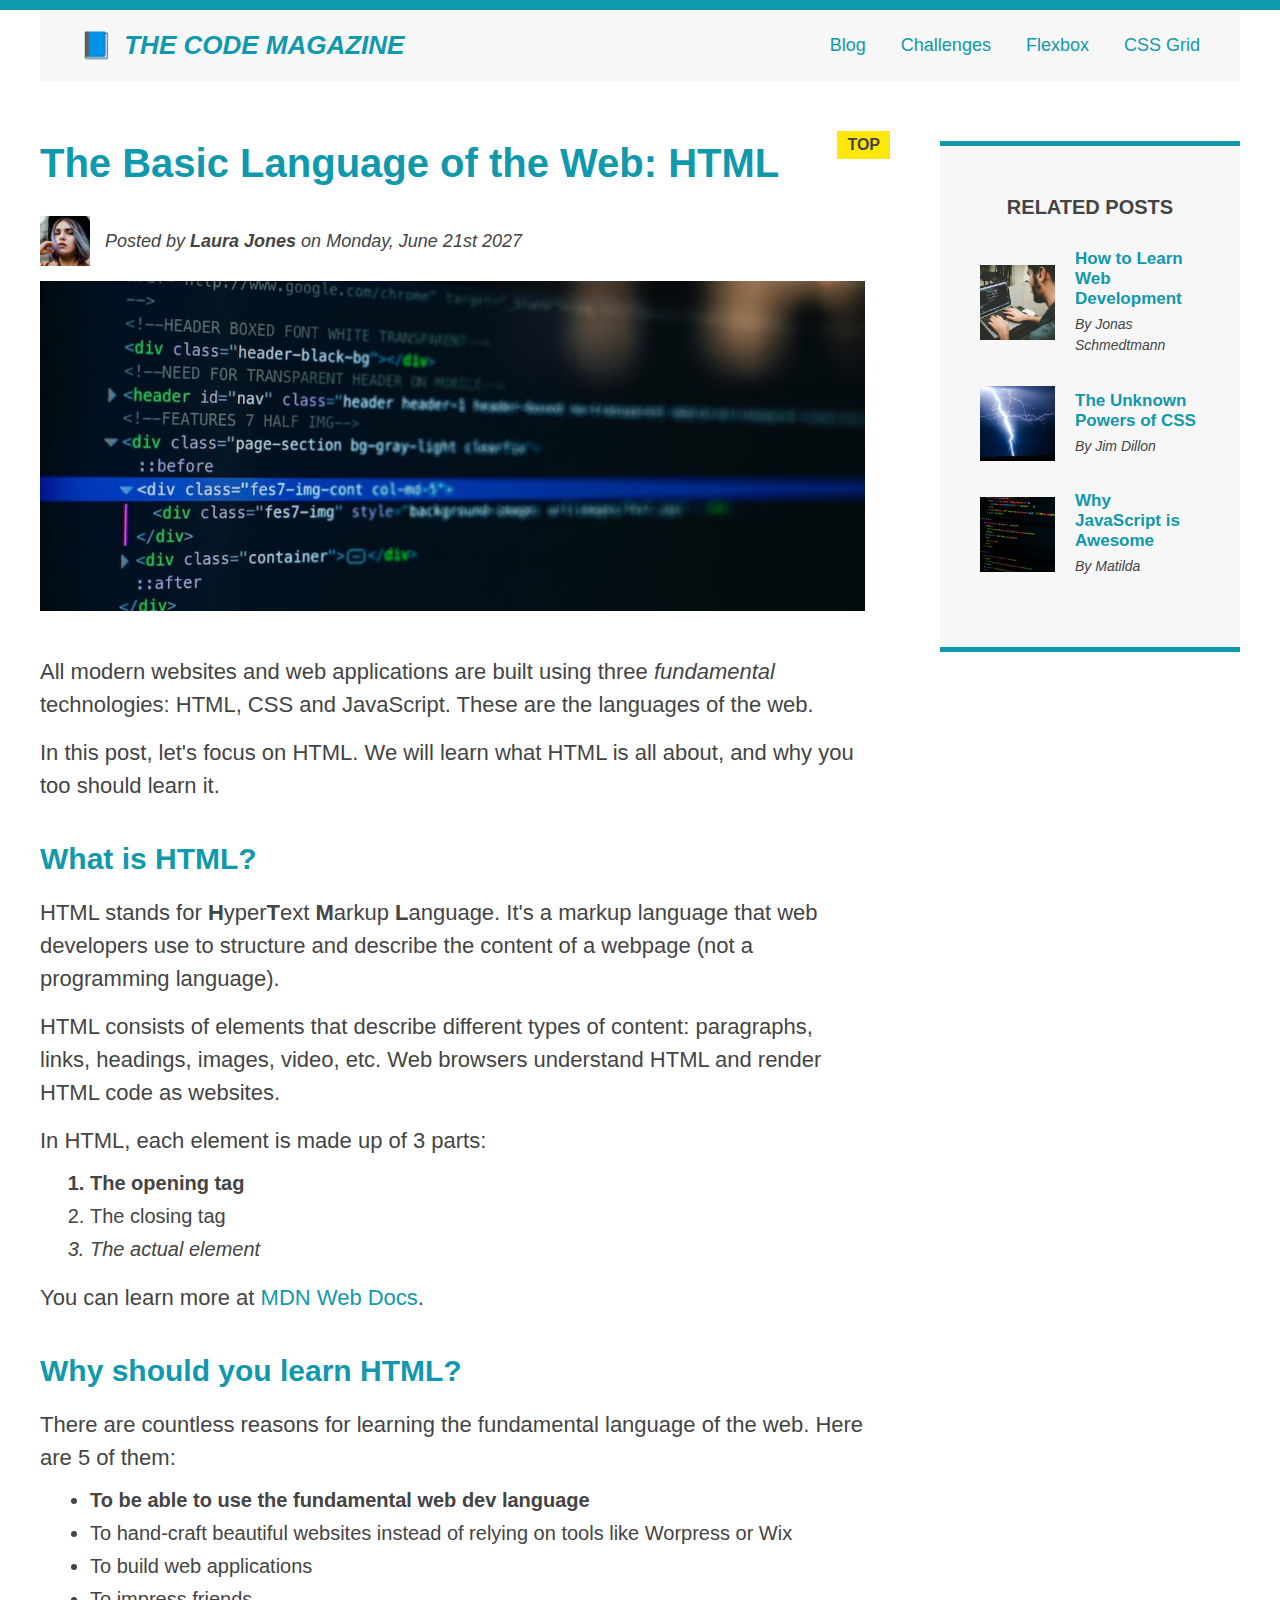
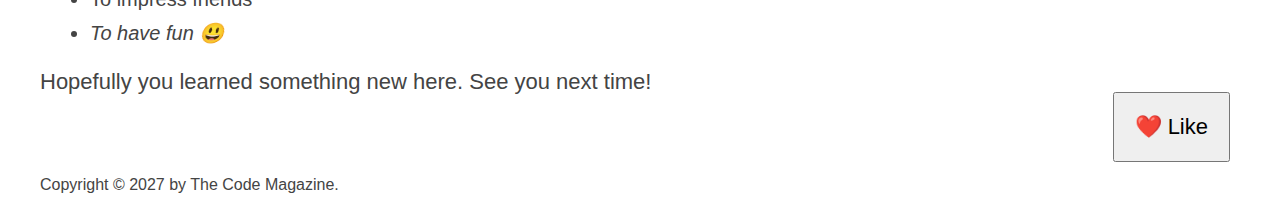
<file: Blog Webpage/index.html>
<!DOCTYPE html>
<html lang="en">
  <head>
    <meta charset="UTF-8" />
    <link href="style.css" rel="stylesheet" />

    <title>The Basic Language of the Web: HTML</title>
  </head>

  <body>
    <!--
    <h1>The Basic Language of the Web: HTML</h1>
    <h2>The Basic Language of the Web: HTML</h2>
    <h3>The Basic Language of the Web: HTML</h3>
    <h4>The Basic Language of the Web: HTML</h4>
    <h5>The Basic Language of the Web: HTML</h5>
    <h6>The Basic Language of the Web: HTML</h6>
    -->

    <div class="container">
      <header class="main-header clearfix">
        <h1>📘 The Code Magazine</h1>

        <nav>
          <!-- <strong>This is the navigation</strong> -->
          <a href="blog.html">Blog</a>
          <a href="#">Challenges</a>
          <a href="flexbox.html">Flexbox</a>
          <a href="css-grid.html">CSS Grid</a>
        </nav>

        <!-- <div class="clear"></div> -->
      </header>

      <!-- ONLY NECESSARY FOR FLEXBOX -->
      <!-- <div class="row"> -->
      <article>
        <header class="post-header">
          <h2>The Basic Language of the Web: HTML</h2>

          <div class="author-box">
            <img
              src="img/laura-jones.jpg"
              alt="Headshot of Laura Jones"
              height="50"
              width="50"
              class="author-img"
            />

            <p id="author" class="author">
              Posted by <strong>Laura Jones</strong> on Monday, June 21st 2027
            </p>
          </div>

          <img
            src="img/post-img.jpg"
            alt="HTML code on a screen"
            width="500"
            height="200"
            class="post-img"
          />
          <button>❤️ Like</button>
        </header>

        <p>
          All modern websites and web applications are built using three
          <em>fundamental</em>
          technologies: HTML, CSS and JavaScript. These are the languages of the
          web.
        </p>

        <p>
          In this post, let's focus on HTML. We will learn what HTML is all
          about, and why you too should learn it.
        </p>

        <h3>What is HTML?</h3>
        <p>
          HTML stands for <strong>H</strong>yper<strong>T</strong>ext
          <strong>M</strong>arkup <strong>L</strong>anguage. It's a markup
          language that web developers use to structure and describe the content
          of a webpage (not a programming language).
        </p>
        <p>
          HTML consists of elements that describe different types of content:
          paragraphs, links, headings, images, video, etc. Web browsers
          understand HTML and render HTML code as websites.
        </p>
        <p>In HTML, each element is made up of 3 parts:</p>

        <ol>
          <li class="first-li">The opening tag</li>
          <li>The closing tag</li>
          <li>The actual element</li>
        </ol>

        <p>
          You can learn more at
          <a
            href="https://developer.mozilla.org/en-US/docs/Web/HTML"
            target="_blank"
            >MDN Web Docs</a
          >.
        </p>

        <h3>Why should you learn HTML?</h3>

        <p>
          There are countless reasons for learning the fundamental language of
          the web. Here are 5 of them:
        </p>

        <ul>
          <li class="first-li">
            To be able to use the fundamental web dev language
          </li>
          <li>
            To hand-craft beautiful websites instead of relying on tools like
            Worpress or Wix
          </li>
          <li>To build web applications</li>
          <li>To impress friends</li>
          <li>To have fun 😃</li>
        </ul>

        <p>Hopefully you learned something new here. See you next time!</p>
      </article>

      <aside>
        <h4>Related posts</h4>

        <ul class="related">
          <li class="related-post">
            <img
              src="img/related-1.jpg"
              alt="Person programming"
              width="75"
              height="75"
            />
            <div>
              <a href="#" class="related-link">How to Learn Web Development</a>
              <p class="related-author">By Jonas Schmedtmann</p>
            </div>
          </li>
          <li class="related-post">
            <img
              src="img/related-2.jpg"
              alt="Lightning"
              width="75"
              height="75"
            />
            <div>
              <a href="#" class="related-link">The Unknown Powers of CSS</a>
              <p class="related-author">By Jim Dillon</p>
            </div>
          </li>
          <li class="related-post">
            <img
              src="img/related-3.jpg"
              alt="JavaScript code on a screen"
              width="75"
              height="75"
            />
            <div>
              <a href="#" class="related-link">Why JavaScript is Awesome</a>
              <p class="related-author">By Matilda</p>
            </div>
          </li>
        </ul>
      </aside>
      <!-- </div> -->

      <footer>
        <p id="copyright" class="copyright text">
          Copyright &copy; 2027 by The Code Magazine.
        </p>
      </footer>
    </div>
  </body>
</html>
</file>
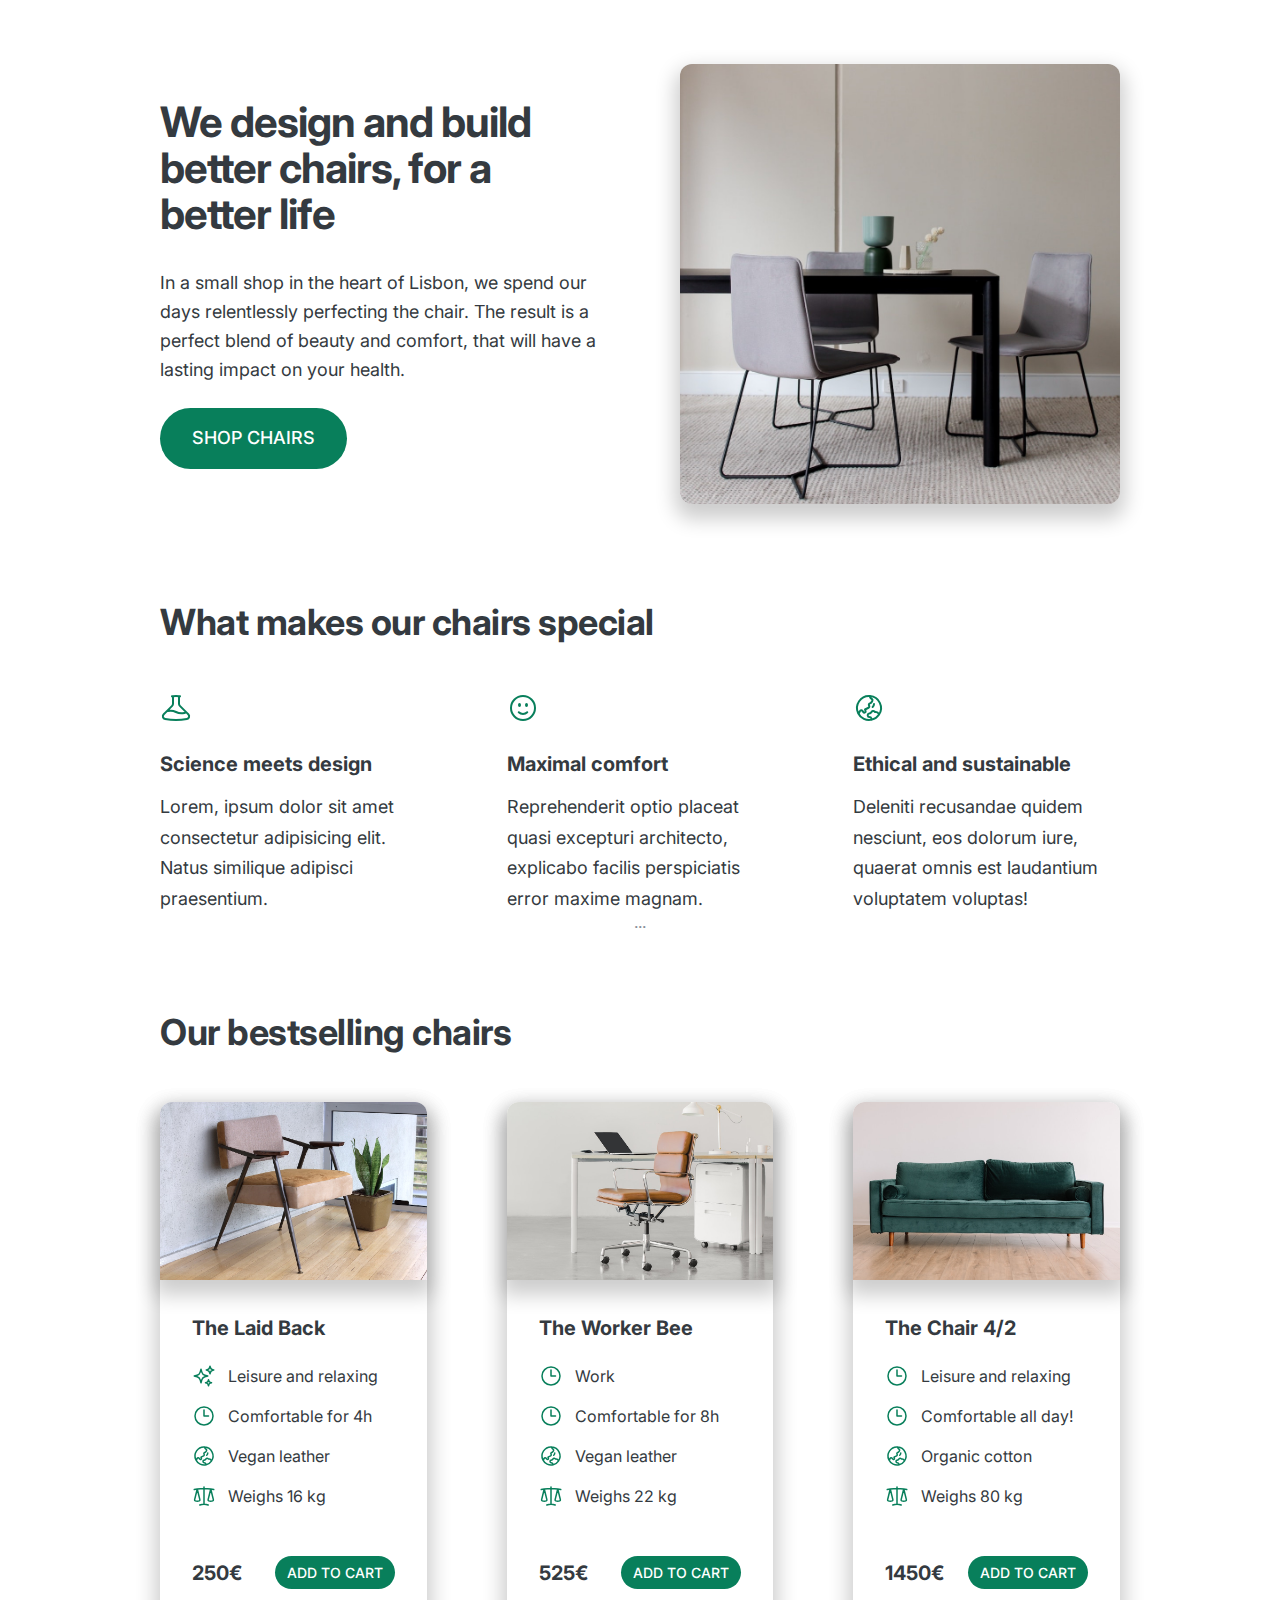
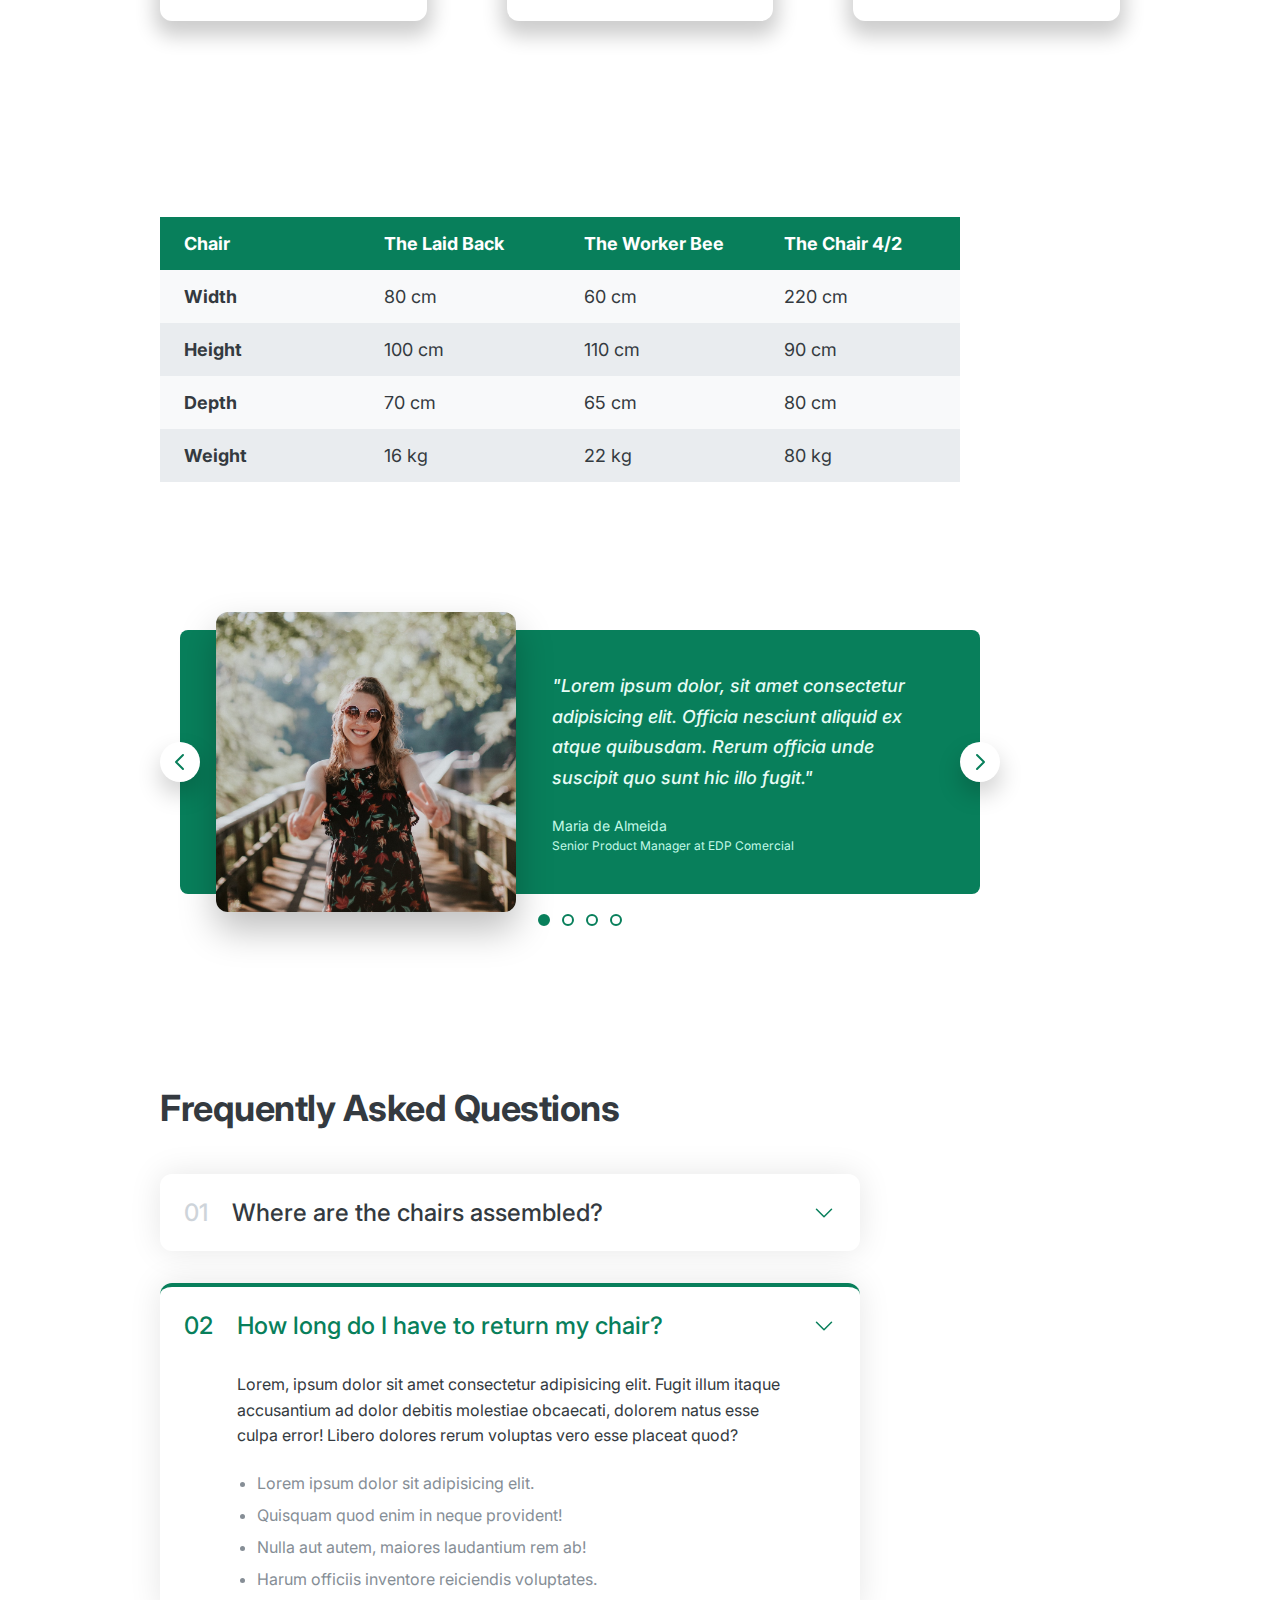
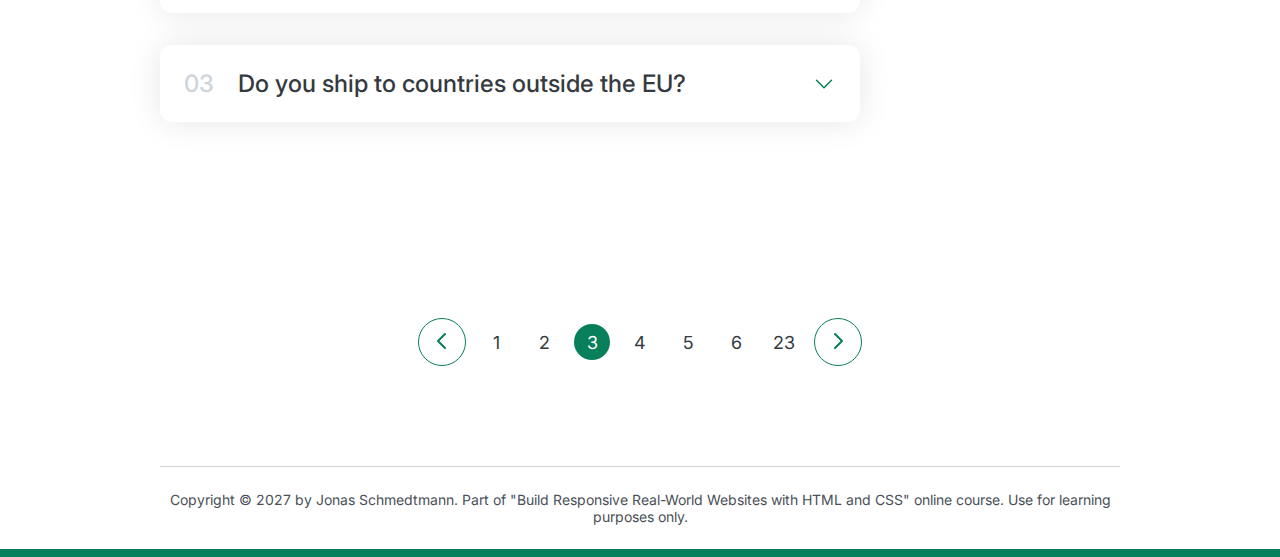
<file: Chair Webpage Design/index.html>
<!DOCTYPE html>
<html lang="en">
  <head>
    <meta charset="UTF-8" />
    <meta http-equiv="X-UA-Compatible" content="IE=edge" />
    <meta name="viewport" content="width=device-width, initial-scale=1.0" />

    <link rel="preconnect" href="https://fonts.googleapis.com">
<link rel="preconnect" href="https://fonts.gstatic.com" crossorigin>
<link href="https://fonts.googleapis.com/css2?family=Inter:wght@100..900&display=swap" rel="stylesheet">

    <link rel="stylesheet" href="style.css" />
    <title>Lisbon Chair Shop</title>
  </head>
  <body>
    <div class="container">
      <header>
        <div class="header-text-box">
          <h1>We design and build better chairs, for a better life</h1>
          <p class="header-text">
            In a small shop in the heart of Lisbon, we spend our days
            relentlessly perfecting the chair. The result is a perfect blend of
            beauty and comfort, that will have a lasting impact on your health.
          </p>
          <a class="btn btn--big" href="#">Shop chairs</a>
        </div>
        <img src="hero.jpg" alt="Photo" />
      </header>

      <section>
        <h2>What makes our chairs special</h2>
        <div class="grid-3-cols">
          <div>
            <svg xmlns="http://www.w3.org/2000/svg" class="features-icon" fill="none" viewBox="0 0 24 24" stroke-width="1.5" stroke="currentColor" class="size-6">
              <path stroke-linecap="round" stroke-linejoin="round" d="M9.75 3.104v5.714a2.25 2.25 0 0 1-.659 1.591L5 14.5M9.75 3.104c-.251.023-.501.05-.75.082m.75-.082a24.301 24.301 0 0 1 4.5 0m0 0v5.714c0 .597.237 1.17.659 1.591L19.8 15.3M14.25 3.104c.251.023.501.05.75.082M19.8 15.3l-1.57.393A9.065 9.065 0 0 1 12 15a9.065 9.065 0 0 0-6.23-.693L5 14.5m14.8.8 1.402 1.402c1.232 1.232.65 3.318-1.067 3.611A48.309 48.309 0 0 1 12 21c-2.773 0-5.491-.235-8.135-.687-1.718-.293-2.3-2.379-1.067-3.61L5 14.5" />
            </svg>
            
            <p class="features-title"><strong>Science meets design</strong></p>
            <p class="features-text">
              Lorem, ipsum dolor sit amet consectetur adipisicing elit. Natus
              similique adipisci praesentium.
            </p>
          </div>

          <div>
            <svg xmlns="http://www.w3.org/2000/svg" class="features-icon" fill="none" viewBox="0 0 24 24" stroke-width="1.5" stroke="currentColor" class="size-6">
              <path stroke-linecap="round" stroke-linejoin="round" d="M15.182 15.182a4.5 4.5 0 0 1-6.364 0M21 12a9 9 0 1 1-18 0 9 9 0 0 1 18 0ZM9.75 9.75c0 .414-.168.75-.375.75S9 10.164 9 9.75 9.168 9 9.375 9s.375.336.375.75Zm-.375 0h.008v.015h-.008V9.75Zm5.625 0c0 .414-.168.75-.375.75s-.375-.336-.375-.75.168-.75.375-.75.375.336.375.75Zm-.375 0h.008v.015h-.008V9.75Z" />
            </svg>
            
            <p class="features-title">
              <strong>Maximal comfort</strong>
            </p>
            <p class="features-text">
              Reprehenderit optio placeat quasi excepturi architecto, explicabo
              facilis perspiciatis error maxime magnam.
            </p>
          </div>

          <div>
            <svg xmlns="http://www.w3.org/2000/svg" class="features-icon" fill="none" viewBox="0 0 24 24" stroke-width="1.5" stroke="currentColor" class="size-6">
              <path stroke-linecap="round" stroke-linejoin="round" d="M12.75 3.03v.568c0 .334.148.65.405.864l1.068.89c.442.369.535 1.01.216 1.49l-.51.766a2.25 2.25 0 0 1-1.161.886l-.143.048a1.107 1.107 0 0 0-.57 1.664c.369.555.169 1.307-.427 1.605L9 13.125l.423 1.059a.956.956 0 0 1-1.652.928l-.679-.906a1.125 1.125 0 0 0-1.906.172L4.5 15.75l-.612.153M12.75 3.031a9 9 0 0 0-8.862 12.872M12.75 3.031a9 9 0 0 1 6.69 14.036m0 0-.177-.529A2.25 2.25 0 0 0 17.128 15H16.5l-.324-.324a1.453 1.453 0 0 0-2.328.377l-.036.073a1.586 1.586 0 0 1-.982.816l-.99.282c-.55.157-.894.702-.8 1.267l.073.438c.08.474.49.821.97.821.846 0 1.598.542 1.865 1.345l.215.643m5.276-3.67a9.012 9.012 0 0 1-5.276 3.67m0 0a9 9 0 0 1-10.275-4.835M15.75 9c0 .896-.393 1.7-1.016 2.25" />
            </svg>
            
            
            <p class="features-title">
              <strong>Ethical and sustainable</strong>
            </p>
            <p class="features-text">
              Deleniti recusandae quidem nesciunt, eos dolorum iure, quaerat
              omnis est laudantium voluptatem voluptas!
            </p>
          </div>
        </div>
      </section>

      <section>
        <h2>Our bestselling chairs</h2>
        <div class="grid-3-cols">
          <figure class="chair">
            <img src="chair-1.jpg" alt="Chair" />
            <div class="chair-box">
              <h3>The Laid Back</h3>
              <ul class="chair-details">
                <li>
                  <svg xmlns="http://www.w3.org/2000/svg" class="chair-icon" fill="none" viewBox="0 0 24 24" stroke-width="1.5" stroke="currentColor" class="size-6">
                    <path stroke-linecap="round" stroke-linejoin="round" d="M9.813 15.904 9 18.75l-.813-2.846a4.5 4.5 0 0 0-3.09-3.09L2.25 12l2.846-.813a4.5 4.5 0 0 0 3.09-3.09L9 5.25l.813 2.846a4.5 4.5 0 0 0 3.09 3.09L15.75 12l-2.846.813a4.5 4.5 0 0 0-3.09 3.09ZM18.259 8.715 18 9.75l-.259-1.035a3.375 3.375 0 0 0-2.455-2.456L14.25 6l1.036-.259a3.375 3.375 0 0 0 2.455-2.456L18 2.25l.259 1.035a3.375 3.375 0 0 0 2.456 2.456L21.75 6l-1.035.259a3.375 3.375 0 0 0-2.456 2.456ZM16.894 20.567 16.5 21.75l-.394-1.183a2.25 2.25 0 0 0-1.423-1.423L13.5 18.75l1.183-.394a2.25 2.25 0 0 0 1.423-1.423l.394-1.183.394 1.183a2.25 2.25 0 0 0 1.423 1.423l1.183.394-1.183.394a2.25 2.25 0 0 0-1.423 1.423Z" />
                  </svg>
                  
                  <!-- Span is a generic INLINE text element, it doesn't have any meaning. It's like a div element, but inline -->
                  <span>Leisure and relaxing</span>
                </li>
                <li>
                  <svg xmlns="http://www.w3.org/2000/svg" class="chair-icon" fill="none" viewBox="0 0 24 24" stroke-width="1.5" stroke="currentColor" class="size-6">
                    <path stroke-linecap="round" stroke-linejoin="round" d="M12 6v6h4.5m4.5 0a9 9 0 1 1-18 0 9 9 0 0 1 18 0Z" />
                  </svg>
                  
                  <span>Comfortable for 4h</span>
                </li>
                <li>
                  <svg xmlns="http://www.w3.org/2000/svg" class="chair-icon" fill="none" viewBox="0 0 24 24" stroke-width="1.5" stroke="currentColor" class="size-6">
                    <path stroke-linecap="round" stroke-linejoin="round" d="M12.75 3.03v.568c0 .334.148.65.405.864l1.068.89c.442.369.535 1.01.216 1.49l-.51.766a2.25 2.25 0 0 1-1.161.886l-.143.048a1.107 1.107 0 0 0-.57 1.664c.369.555.169 1.307-.427 1.605L9 13.125l.423 1.059a.956.956 0 0 1-1.652.928l-.679-.906a1.125 1.125 0 0 0-1.906.172L4.5 15.75l-.612.153M12.75 3.031a9 9 0 0 0-8.862 12.872M12.75 3.031a9 9 0 0 1 6.69 14.036m0 0-.177-.529A2.25 2.25 0 0 0 17.128 15H16.5l-.324-.324a1.453 1.453 0 0 0-2.328.377l-.036.073a1.586 1.586 0 0 1-.982.816l-.99.282c-.55.157-.894.702-.8 1.267l.073.438c.08.474.49.821.97.821.846 0 1.598.542 1.865 1.345l.215.643m5.276-3.67a9.012 9.012 0 0 1-5.276 3.67m0 0a9 9 0 0 1-10.275-4.835M15.75 9c0 .896-.393 1.7-1.016 2.25" />
                  </svg>
                  
                  <span>Vegan leather</span>
                </li>
                <li>
                  <svg xmlns="http://www.w3.org/2000/svg" class="chair-icon" fill="none" viewBox="0 0 24 24" stroke-width="1.5" stroke="currentColor" class="size-6">
                    <path stroke-linecap="round" stroke-linejoin="round" d="M12 3v17.25m0 0c-1.472 0-2.882.265-4.185.75M12 20.25c1.472 0 2.882.265 4.185.75M18.75 4.97A48.416 48.416 0 0 0 12 4.5c-2.291 0-4.545.16-6.75.47m13.5 0c1.01.143 2.01.317 3 .52m-3-.52 2.62 10.726c.122.499-.106 1.028-.589 1.202a5.988 5.988 0 0 1-2.031.352 5.988 5.988 0 0 1-2.031-.352c-.483-.174-.711-.703-.59-1.202L18.75 4.971Zm-16.5.52c.99-.203 1.99-.377 3-.52m0 0 2.62 10.726c.122.499-.106 1.028-.589 1.202a5.989 5.989 0 0 1-2.031.352 5.989 5.989 0 0 1-2.031-.352c-.483-.174-.711-.703-.59-1.202L5.25 4.971Z" />
                  </svg>
                  
                  <span>Weighs 16 kg</span>
                </li>
              </ul>
              <div class="chair-price">
                <strong>250€</strong>
                <a href="#" class="btn btn--small">Add to cart</a>
              </div>
            </div>
          </figure>

          <figure class="chair">
            <img src="chair-2.jpg" alt="Chair" />
            <div class="chair-box">
              <h3>The Worker Bee</h3>
              <ul class="chair-details">
                <li>
                  <svg xmlns="http://www.w3.org/2000/svg" class="chair-icon" fill="none" viewBox="0 0 24 24" stroke-width="1.5" stroke="currentColor" class="size-6">
                    <path stroke-linecap="round" stroke-linejoin="round" d="M12 6v6h4.5m4.5 0a9 9 0 1 1-18 0 9 9 0 0 1 18 0Z" />
                  </svg>
                  <span>Work</span>
                </li>
                <li>
                  <svg xmlns="http://www.w3.org/2000/svg" class="chair-icon" fill="none" viewBox="0 0 24 24" stroke-width="1.5" stroke="currentColor" class="size-6">
                    <path stroke-linecap="round" stroke-linejoin="round" d="M12 6v6h4.5m4.5 0a9 9 0 1 1-18 0 9 9 0 0 1 18 0Z" />
                  </svg>
                  <span>Comfortable for 8h</span>
                </li>
                <li>
                  <svg xmlns="http://www.w3.org/2000/svg" class="chair-icon" fill="none" viewBox="0 0 24 24" stroke-width="1.5" stroke="currentColor" class="size-6">
                    <path stroke-linecap="round" stroke-linejoin="round" d="M12.75 3.03v.568c0 .334.148.65.405.864l1.068.89c.442.369.535 1.01.216 1.49l-.51.766a2.25 2.25 0 0 1-1.161.886l-.143.048a1.107 1.107 0 0 0-.57 1.664c.369.555.169 1.307-.427 1.605L9 13.125l.423 1.059a.956.956 0 0 1-1.652.928l-.679-.906a1.125 1.125 0 0 0-1.906.172L4.5 15.75l-.612.153M12.75 3.031a9 9 0 0 0-8.862 12.872M12.75 3.031a9 9 0 0 1 6.69 14.036m0 0-.177-.529A2.25 2.25 0 0 0 17.128 15H16.5l-.324-.324a1.453 1.453 0 0 0-2.328.377l-.036.073a1.586 1.586 0 0 1-.982.816l-.99.282c-.55.157-.894.702-.8 1.267l.073.438c.08.474.49.821.97.821.846 0 1.598.542 1.865 1.345l.215.643m5.276-3.67a9.012 9.012 0 0 1-5.276 3.67m0 0a9 9 0 0 1-10.275-4.835M15.75 9c0 .896-.393 1.7-1.016 2.25" />
                  </svg>
                  <span>Vegan leather</span>
                </li>
                <li>
                  <svg xmlns="http://www.w3.org/2000/svg" class="chair-icon" fill="none" viewBox="0 0 24 24" stroke-width="1.5" stroke="currentColor" class="size-6">
                    <path stroke-linecap="round" stroke-linejoin="round" d="M12 3v17.25m0 0c-1.472 0-2.882.265-4.185.75M12 20.25c1.472 0 2.882.265 4.185.75M18.75 4.97A48.416 48.416 0 0 0 12 4.5c-2.291 0-4.545.16-6.75.47m13.5 0c1.01.143 2.01.317 3 .52m-3-.52 2.62 10.726c.122.499-.106 1.028-.589 1.202a5.988 5.988 0 0 1-2.031.352 5.988 5.988 0 0 1-2.031-.352c-.483-.174-.711-.703-.59-1.202L18.75 4.971Zm-16.5.52c.99-.203 1.99-.377 3-.52m0 0 2.62 10.726c.122.499-.106 1.028-.589 1.202a5.989 5.989 0 0 1-2.031.352 5.989 5.989 0 0 1-2.031-.352c-.483-.174-.711-.703-.59-1.202L5.25 4.971Z" />
                  </svg>
                  <span>Weighs 22 kg</span>
                </li>
              </ul>
              <div class="chair-price">
                <strong>525€</strong>
                <a href="#" class="btn btn--small">Add to cart</a>
              </div>
            </div>
          </figure>

          <figure class="chair">
            <img src="chair-3.jpg" alt="Chair" />
            <div class="chair-box">
              <h3>The Chair 4/2</h3>
              <ul class="chair-details">
                <li>
                  <svg xmlns="http://www.w3.org/2000/svg" class="chair-icon" fill="none" viewBox="0 0 24 24" stroke-width="1.5" stroke="currentColor" class="size-6">
                    <path stroke-linecap="round" stroke-linejoin="round" d="M12 6v6h4.5m4.5 0a9 9 0 1 1-18 0 9 9 0 0 1 18 0Z" />
                  </svg>
                  <span>Leisure and relaxing</span>
                </li>
                <li>
                  <svg xmlns="http://www.w3.org/2000/svg" class="chair-icon" fill="none" viewBox="0 0 24 24" stroke-width="1.5" stroke="currentColor" class="size-6">
                    <path stroke-linecap="round" stroke-linejoin="round" d="M12 6v6h4.5m4.5 0a9 9 0 1 1-18 0 9 9 0 0 1 18 0Z" />
                  </svg>
                  <span>Comfortable all day!</span>
                </li>
                <li>
                  <svg xmlns="http://www.w3.org/2000/svg" class="chair-icon" fill="none" viewBox="0 0 24 24" stroke-width="1.5" stroke="currentColor" class="size-6">
                    <path stroke-linecap="round" stroke-linejoin="round" d="M12.75 3.03v.568c0 .334.148.65.405.864l1.068.89c.442.369.535 1.01.216 1.49l-.51.766a2.25 2.25 0 0 1-1.161.886l-.143.048a1.107 1.107 0 0 0-.57 1.664c.369.555.169 1.307-.427 1.605L9 13.125l.423 1.059a.956.956 0 0 1-1.652.928l-.679-.906a1.125 1.125 0 0 0-1.906.172L4.5 15.75l-.612.153M12.75 3.031a9 9 0 0 0-8.862 12.872M12.75 3.031a9 9 0 0 1 6.69 14.036m0 0-.177-.529A2.25 2.25 0 0 0 17.128 15H16.5l-.324-.324a1.453 1.453 0 0 0-2.328.377l-.036.073a1.586 1.586 0 0 1-.982.816l-.99.282c-.55.157-.894.702-.8 1.267l.073.438c.08.474.49.821.97.821.846 0 1.598.542 1.865 1.345l.215.643m5.276-3.67a9.012 9.012 0 0 1-5.276 3.67m0 0a9 9 0 0 1-10.275-4.835M15.75 9c0 .896-.393 1.7-1.016 2.25" />
                  </svg>
                  <span>Organic cotton</span>
                </li>
                <li>
                  <svg xmlns="http://www.w3.org/2000/svg" class="chair-icon" fill="none" viewBox="0 0 24 24" stroke-width="1.5" stroke="currentColor" class="size-6">
                    <path stroke-linecap="round" stroke-linejoin="round" d="M12 3v17.25m0 0c-1.472 0-2.882.265-4.185.75M12 20.25c1.472 0 2.882.265 4.185.75M18.75 4.97A48.416 48.416 0 0 0 12 4.5c-2.291 0-4.545.16-6.75.47m13.5 0c1.01.143 2.01.317 3 .52m-3-.52 2.62 10.726c.122.499-.106 1.028-.589 1.202a5.988 5.988 0 0 1-2.031.352 5.988 5.988 0 0 1-2.031-.352c-.483-.174-.711-.703-.59-1.202L18.75 4.971Zm-16.5.52c.99-.203 1.99-.377 3-.52m0 0 2.62 10.726c.122.499-.106 1.028-.589 1.202a5.989 5.989 0 0 1-2.031.352 5.989 5.989 0 0 1-2.031-.352c-.483-.174-.711-.703-.59-1.202L5.25 4.971Z" />
                  </svg>
                  <span>Weighs 80 kg</span>
                </li>
              </ul>
              <div class="chair-price">
                <strong>1450€</strong>
                <a href="#" class="btn btn--small">Add to cart</a>
              </div>
            </div>
          </figure>
        </div>
      </section>

      <table>
        <thead>
          <tr>
            <th>Chair</th>
            <th>The Laid Back</th>
            <th>The Worker Bee</th>
            <th>The Chair 4/2</th>
          </tr>
        </thead>
      
        <tbody>
          <tr>
            <th>Width</th>
            <td>80 cm</td>
            <td>60 cm</td>
            <td>220 cm</td>
          </tr>
          <tr>
            <th>Height</th>
            <td>100 cm</td>
            <td>110 cm</td>
            <td>90 cm</td>
          </tr>
          <tr>
            <th>Depth</th>
            <td>70 cm</td>
            <td>65 cm</td>
            <td>80 cm</td>
          </tr>
          <tr>
            <th>Weight</th>
            <td>16 kg</td>
            <td>22 kg</td>
            <td>80 kg</td>
          </tr>
        </tbody>
      </table>

      <div class="carousel">
        <img class="maria" src="maria.jpg" alt="Maria de Almeida" />
        <blockquote class="testimonial">
          <p class="testimonial-text">
            "Lorem ipsum dolor, sit amet consectetur adipisicing elit. Officia
            nesciunt aliquid ex atque quibusdam. Rerum officia unde suscipit quo
            sunt hic illo fugit."
          </p>
          <p class="testimonial-author">Maria de Almeida</p>
          <p class="testimonial-job">Senior Product Manager at EDP Comercial</p>
        </blockquote>
      
        <button class="btn-carousel btn--left">
          <svg xmlns="http://www.w3.org/2000/svg" class="btn-icon" fill="none" viewBox="0 0 24 24" stroke="currentColor">
            <path stroke-linecap="round" stroke-linejoin="round" stroke-width="2" d="M15 19l-7-7 7-7" />
          </svg>
        </button>
        <button class="btn-carousel btn--right">
          <svg xmlns="http://www.w3.org/2000/svg" class="btn-icon" fill="none" viewBox="0 0 24 24" stroke="currentColor">
            <path stroke-linecap="round" stroke-linejoin="round" stroke-width="2" d="M9 5l7 7-7 7" />
          </svg>
        </button>
        <div class="dots">
          <button class="dot dot--fill">&nbsp;</button>
          <button class="dot">&nbsp;</button>
          <button class="dot">&nbsp;</button>
          <button class="dot">&nbsp;</button>
        </div>
      </div>

      <section id="faq">
        <div class="accordion">
        <h2>Frequently Asked Questions</h2>
        <div class="item">
          <p class="number">01</p>
          <p class="text">Where are the chairs assembled?</p>
          <svg xmlns="http://www.w3.org/2000/svg" class="icon" fill="none" viewBox="0 0 24 24" stroke-width="1.5"
            stroke="currentColor" class="size-6">
            <path stroke-linecap="round" stroke-linejoin="round" d="m19.5 8.25-7.5 7.5-7.5-7.5" />
          </svg>
          <div class="hidden-box">
            <p>Lorem, ipsum dolor sit amet consectetur adipisicing elit. Fugit illum itaque accusantium ad dolor
              debitis molestiae obcaecati, dolorem natus esse culpa error! Libero dolores rerum voluptas vero esse
              placeat quod?</p>
            <ul>
              <li>Lorem ipsum dolor sit adipisicing elit.</li>
              <li>Quisquam quod enim in neque provident!</li>
              <li>Nulla aut autem, maiores laudantium rem ab!</li>
              <li>Harum officiis inventore reiciendis voluptates.</li>
            </ul>
          </div>
        </div>
      
        <div class="item open">
          <p class="number">02</p>
          <p class="text">How long do I have to return my chair?</p>
          <svg xmlns="http://www.w3.org/2000/svg" class="icon" fill="none" viewBox="0 0 24 24" stroke-width="1.5"
            stroke="currentColor" class="size-6">
            <path stroke-linecap="round" stroke-linejoin="round" d="m19.5 8.25-7.5 7.5-7.5-7.5" />
          </svg>
          <div class="hidden-box">
            <p>Lorem, ipsum dolor sit amet consectetur adipisicing elit. Fugit illum itaque accusantium ad dolor
              debitis molestiae obcaecati, dolorem natus esse culpa error! Libero dolores rerum voluptas vero esse
              placeat quod?</p>
            <ul>
              <li>Lorem ipsum dolor sit adipisicing elit.</li>
              <li>Quisquam quod enim in neque provident!</li>
              <li>Nulla aut autem, maiores laudantium rem ab!</li>
              <li>Harum officiis inventore reiciendis voluptates.</li>
            </ul>
          </div>
        </div>
      
        <div class="item">
          <p class="number">03</p>
          <p class="text">Do you ship to countries outside the EU?</p>
          <svg xmlns="http://www.w3.org/2000/svg" class="icon" fill="none" viewBox="0 0 24 24" stroke-width="1.5"
            stroke="currentColor" class="size-6">
            <path stroke-linecap="round" stroke-linejoin="round" d="m19.5 8.25-7.5 7.5-7.5-7.5" />
          </svg>
          <div class="hidden-box">
            <p>Lorem, ipsum dolor sit amet consectetur adipisicing elit. Fugit illum itaque accusantium ad dolor
              debitis molestiae obcaecati, dolorem natus esse culpa error! Libero dolores rerum voluptas vero esse
              placeat quod?</p>
            <ul>
              <li>Lorem ipsum dolor sit adipisicing elit.</li>
              <li>Quisquam quod enim in neque provident!</li>
              <li>Nulla aut autem, maiores laudantium rem ab!</li>
              <li>Harum officiis inventore reiciendis voluptates.</li>
            </ul>
          </div>
        </div>
      </div>
      <script src="script.js"></script>
    </section>

    <div class="pagination">
      <button class="btn-pagination">
        <svg xmlns="http://www.w3.org/2000/svg" class="btn-pagination-icon" fill="none" viewBox="0 0 24 24" stroke="currentColor">
          <path stroke-linecap="round" stroke-linejoin="round" stroke-width="2" d="M15 19l-7-7 7-7" />
        </svg>
      </button>
      <a href="#" class="page-link">1</a>
      <a href="#" class="page-link">2</a>
      <a href="#" class="page-link page-link--current">3</a>
      <a href="#" class="page-link">4</a>
      <a href="#" class="page-link">5</a>
      <a href="#" class="page-link">6</a>
      <span class="dots">...</span>
      <a href="#" class="page-link">23</a>
      <button class="btn-pagination">
        <svg xmlns="http://www.w3.org/2000/svg" class="btn-pagination-icon" fill="none" viewBox="0 0 24 24" stroke="currentColor">
          <path stroke-linecap="round" stroke-linejoin="round" stroke-width="2" d="M9 5l7 7-7 7" />
        </svg>
      </button>
    </div>


      <footer>
        Copyright &copy; 2027 by Jonas Schmedtmann. Part of "Build Responsive
        Real-World Websites with HTML and CSS" online course. Use for learning
        purposes only.
      </footer>
    </div>
  </body>
</html>
</file>
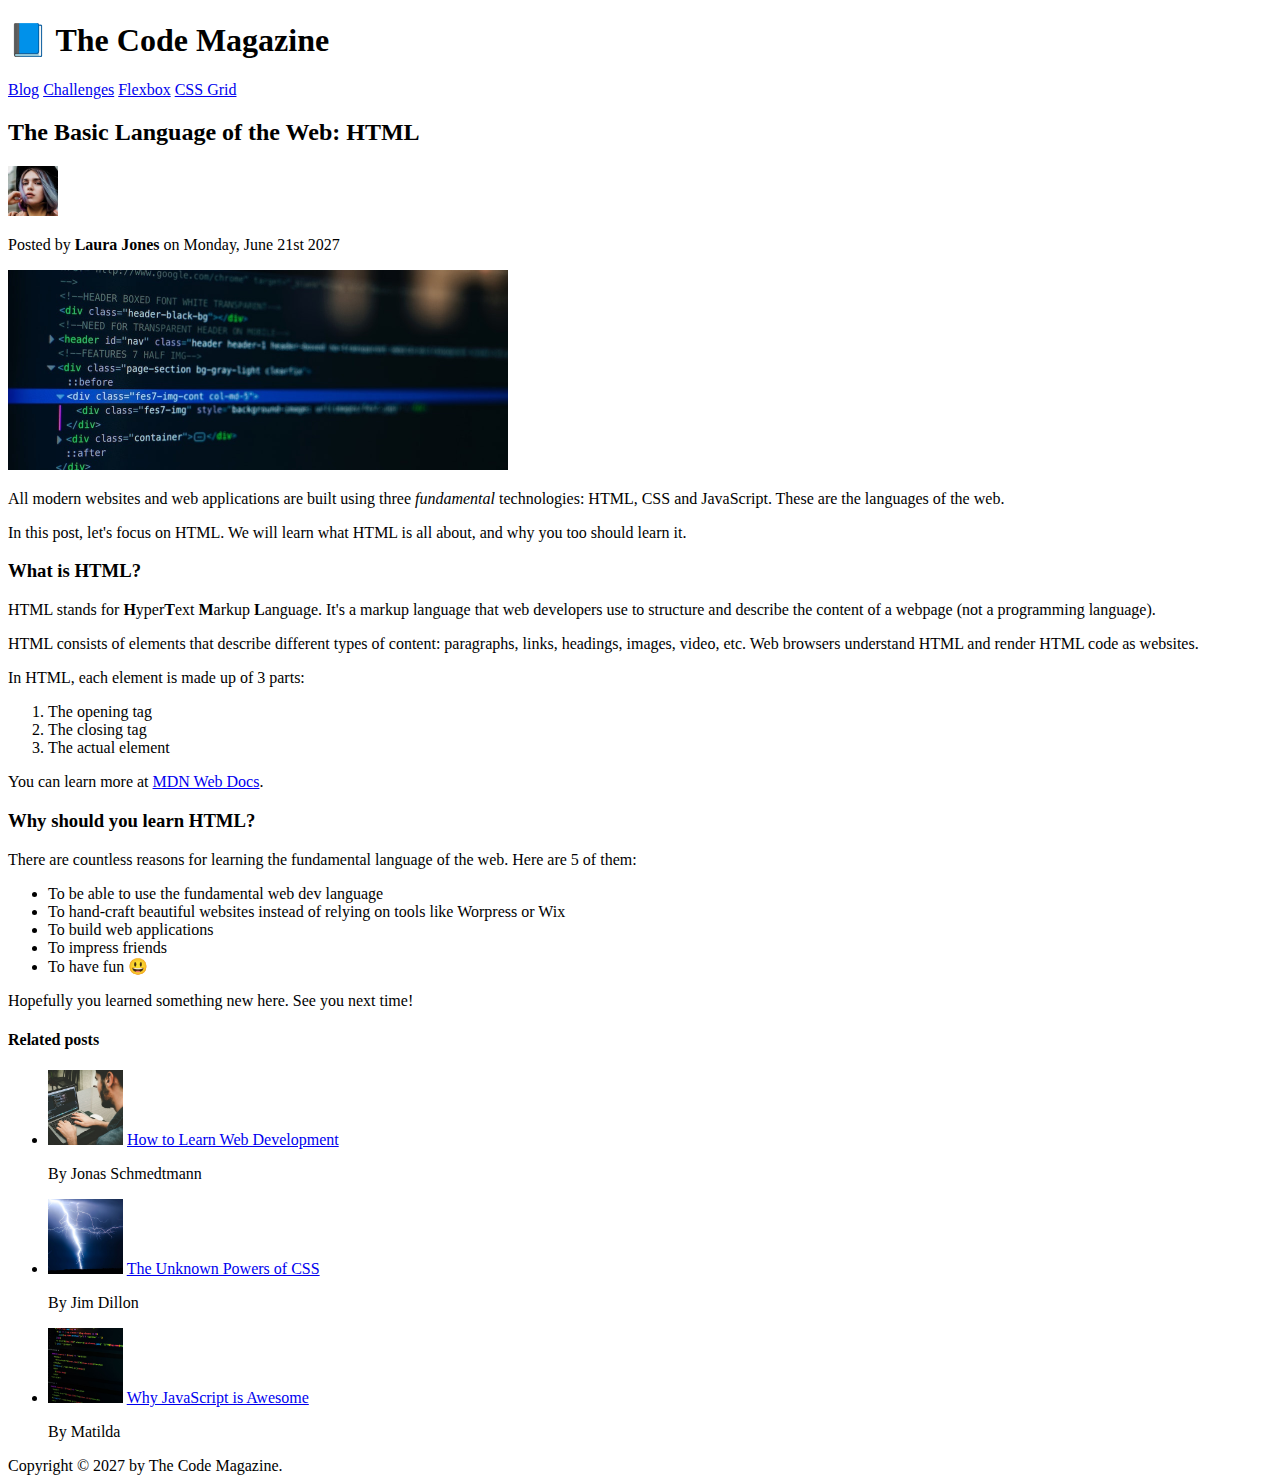
<file: Course/final/02-HTML-Fundamentals/index.html>
<!DOCTYPE html>
<html lang="en">
  <head>
    <meta charset="UTF-8" />
    <title>The Basic Language of the Web: HTML</title>
  </head>

  <body>
    <!--
    <h1>The Basic Language of the Web: HTML</h1>
    <h2>The Basic Language of the Web: HTML</h2>
    <h3>The Basic Language of the Web: HTML</h3>
    <h4>The Basic Language of the Web: HTML</h4>
    <h5>The Basic Language of the Web: HTML</h5>
    <h6>The Basic Language of the Web: HTML</h6>
    -->

    <header>
      <h1>📘 The Code Magazine</h1>

      <nav>
        <a href="blog.html">Blog</a>
        <a href="#">Challenges</a>
        <a href="#">Flexbox</a>
        <a href="#">CSS Grid</a>
      </nav>
    </header>

    <article>
      <header>
        <h2>The Basic Language of the Web: HTML</h2>

        <img
          src="img/laura-jones.jpg"
          alt="Headshot of Laura Jones"
          height="50"
          width="50"
        />

        <p>Posted by <strong>Laura Jones</strong> on Monday, June 21st 2027</p>

        <img
          src="img/post-img.jpg"
          alt="HTML code on a screen"
          width="500"
          height="200"
        />
      </header>

      <p>
        All modern websites and web applications are built using three
        <em>fundamental</em>
        technologies: HTML, CSS and JavaScript. These are the languages of the
        web.
      </p>

      <p>
        In this post, let's focus on HTML. We will learn what HTML is all about,
        and why you too should learn it.
      </p>

      <h3>What is HTML?</h3>
      <p>
        HTML stands for <strong>H</strong>yper<strong>T</strong>ext
        <strong>M</strong>arkup <strong>L</strong>anguage. It's a markup
        language that web developers use to structure and describe the content
        of a webpage (not a programming language).
      </p>
      <p>
        HTML consists of elements that describe different types of content:
        paragraphs, links, headings, images, video, etc. Web browsers understand
        HTML and render HTML code as websites.
      </p>
      <p>In HTML, each element is made up of 3 parts:</p>

      <ol>
        <li>The opening tag</li>
        <li>The closing tag</li>
        <li>The actual element</li>
      </ol>

      <p>
        You can learn more at
        <a
          href="https://developer.mozilla.org/en-US/docs/Web/HTML"
          target="_blank"
          >MDN Web Docs</a
        >.
      </p>

      <h3>Why should you learn HTML?</h3>

      <p>
        There are countless reasons for learning the fundamental language of the
        web. Here are 5 of them:
      </p>

      <ul>
        <li>To be able to use the fundamental web dev language</li>
        <li>
          To hand-craft beautiful websites instead of relying on tools like
          Worpress or Wix
        </li>
        <li>To build web applications</li>
        <li>To impress friends</li>
        <li>To have fun 😃</li>
      </ul>

      <p>Hopefully you learned something new here. See you next time!</p>
    </article>

    <aside>
      <h4>Related posts</h4>

      <ul>
        <li>
          <img
            src="img/related-1.jpg"
            alt="Person programming"
            width="75"
            width="75"
          />
          <a href="#">How to Learn Web Development</a>
          <p>By Jonas Schmedtmann</p>
        </li>
        <li>
          <img src="img/related-2.jpg" alt="Lightning" width="75" heigth="75" />
          <a href="#">The Unknown Powers of CSS</a>
          <p>By Jim Dillon</p>
        </li>
        <li>
          <img
            src="img/related-3.jpg"
            alt="JavaScript code on a screen"
            width="75"
            height="75"
          />
          <a href="#">Why JavaScript is Awesome</a>
          <p>By Matilda</p>
        </li>
      </ul>
    </aside>

    <footer>Copyright &copy; 2027 by The Code Magazine.</footer>
  </body>
</html>
</file>
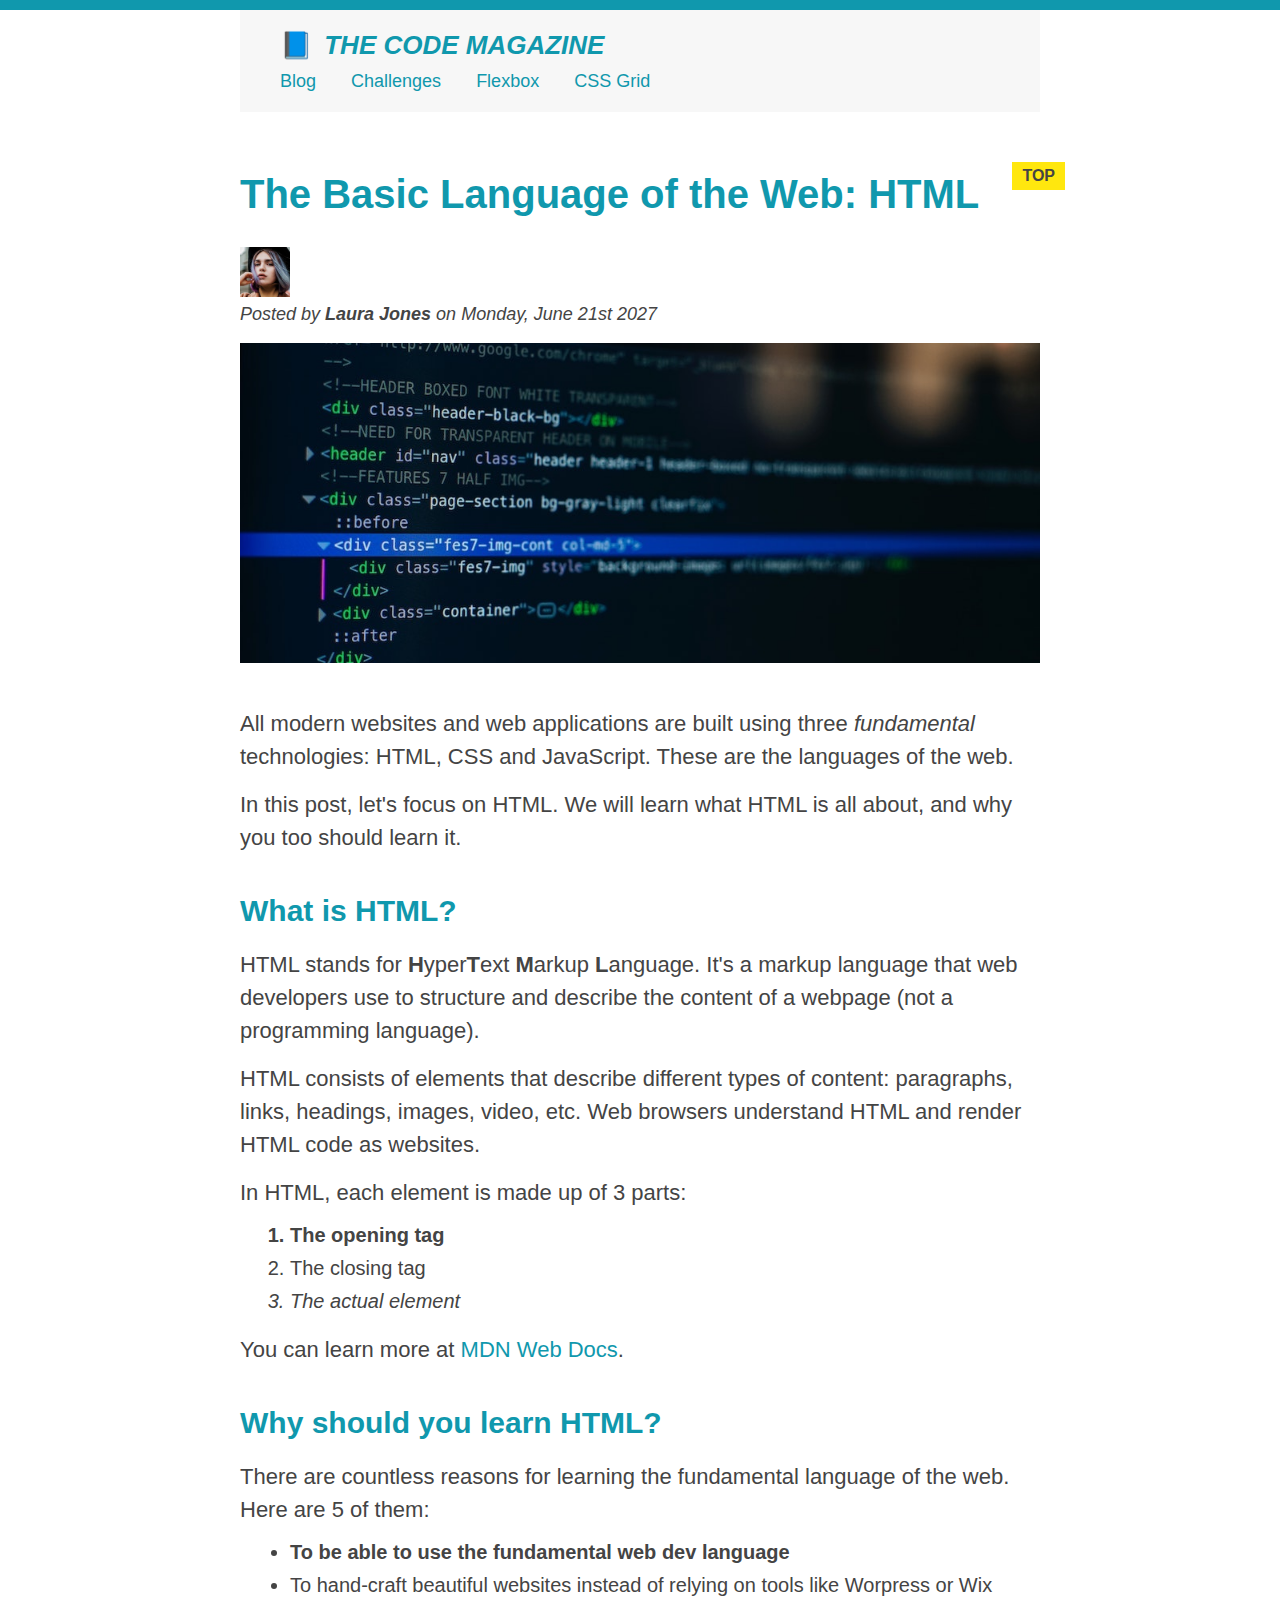
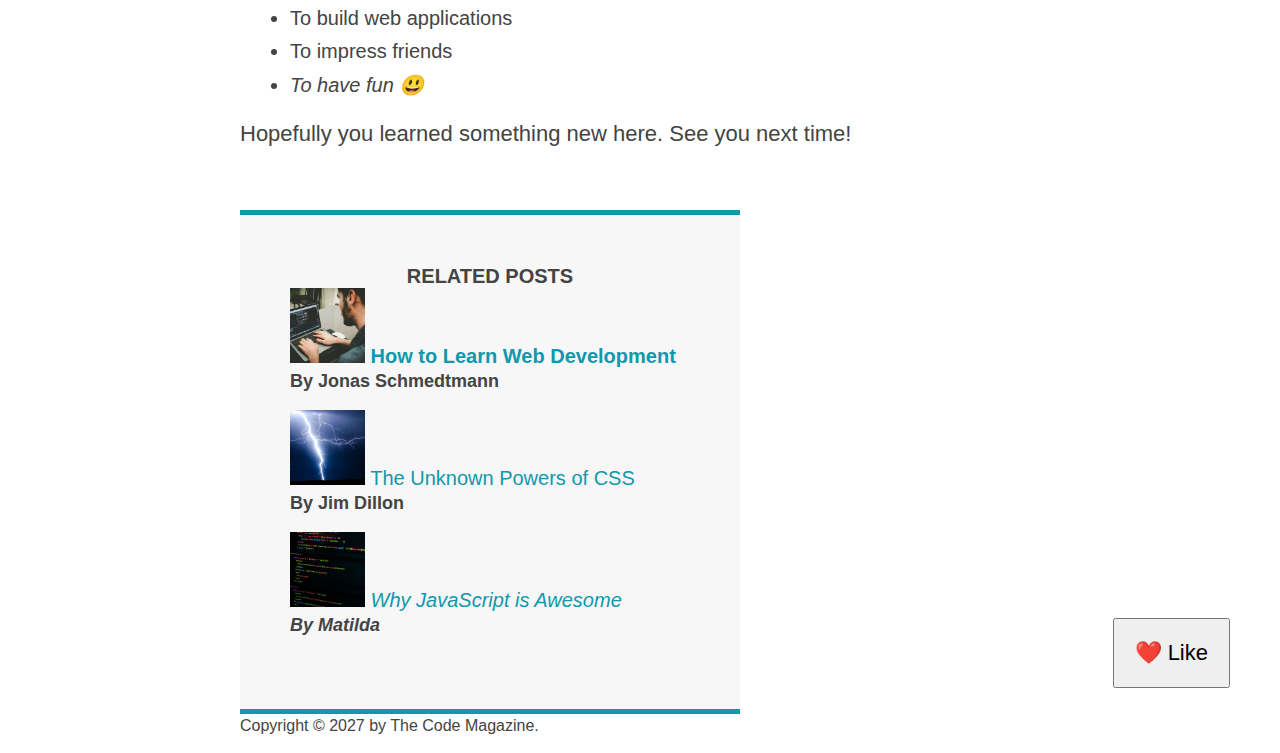
<file: Course/final/03-CSS-Fundamentals/index.html>
<!DOCTYPE html>
<html lang="en">
  <head>
    <meta charset="UTF-8" />
    <link href="style.css" rel="stylesheet" />

    <title>The Basic Language of the Web: HTML</title>
  </head>

  <body>
    <!--
    <h1>The Basic Language of the Web: HTML</h1>
    <h2>The Basic Language of the Web: HTML</h2>
    <h3>The Basic Language of the Web: HTML</h3>
    <h4>The Basic Language of the Web: HTML</h4>
    <h5>The Basic Language of the Web: HTML</h5>
    <h6>The Basic Language of the Web: HTML</h6>
    -->

    <div class="container">
      <header class="main-header">
        <h1>📘 The Code Magazine</h1>

        <nav>
          <!-- <strong>This is the navigation</strong> -->
          <a href="blog.html">Blog</a>
          <a href="#">Challenges</a>
          <a href="#">Flexbox</a>
          <a href="#">CSS Grid</a>
        </nav>
      </header>

      <article>
        <header class="post-header">
          <h2>The Basic Language of the Web: HTML</h2>

          <img
            src="img/laura-jones.jpg"
            alt="Headshot of Laura Jones"
            height="50"
            width="50"
          />

          <p id="author">
            Posted by <strong>Laura Jones</strong> on Monday, June 21st 2027
          </p>

          <img
            src="img/post-img.jpg"
            alt="HTML code on a screen"
            width="500"
            height="200"
            class="post-img"
          />
          <button>❤️ Like</button>
        </header>

        <p>
          All modern websites and web applications are built using three
          <em>fundamental</em>
          technologies: HTML, CSS and JavaScript. These are the languages of the
          web.
        </p>

        <p>
          In this post, let's focus on HTML. We will learn what HTML is all
          about, and why you too should learn it.
        </p>

        <h3>What is HTML?</h3>
        <p>
          HTML stands for <strong>H</strong>yper<strong>T</strong>ext
          <strong>M</strong>arkup <strong>L</strong>anguage. It's a markup
          language that web developers use to structure and describe the content
          of a webpage (not a programming language).
        </p>
        <p>
          HTML consists of elements that describe different types of content:
          paragraphs, links, headings, images, video, etc. Web browsers
          understand HTML and render HTML code as websites.
        </p>
        <p>In HTML, each element is made up of 3 parts:</p>

        <ol>
          <li class="first-li">The opening tag</li>
          <li>The closing tag</li>
          <li>The actual element</li>
        </ol>

        <p>
          You can learn more at
          <a
            href="https://developer.mozilla.org/en-US/docs/Web/HTML"
            target="_blank"
            >MDN Web Docs</a
          >.
        </p>

        <h3>Why should you learn HTML?</h3>

        <p>
          There are countless reasons for learning the fundamental language of
          the web. Here are 5 of them:
        </p>

        <ul>
          <li class="first-li">
            To be able to use the fundamental web dev language
          </li>
          <li>
            To hand-craft beautiful websites instead of relying on tools like
            Worpress or Wix
          </li>
          <li>To build web applications</li>
          <li>To impress friends</li>
          <li>To have fun 😃</li>
        </ul>

        <p>Hopefully you learned something new here. See you next time!</p>
      </article>

      <aside>
        <h4>Related posts</h4>

        <ul class="related">
          <li>
            <img
              src="img/related-1.jpg"
              alt="Person programming"
              width="75"
              height="75"
            />
            <a href="#">How to Learn Web Development</a>
            <p class="related-author">By Jonas Schmedtmann</p>
          </li>
          <li>
            <img
              src="img/related-2.jpg"
              alt="Lightning"
              width="75"
              height="75"
            />
            <a href="#">The Unknown Powers of CSS</a>
            <p class="related-author">By Jim Dillon</p>
          </li>
          <li>
            <img
              src="img/related-3.jpg"
              alt="JavaScript code on a screen"
              width="75"
              height="75"
            />
            <a href="#">Why JavaScript is Awesome</a>
            <p class="related-author">By Matilda</p>
          </li>
        </ul>
      </aside>

      <footer>
        <p id="copyright" class="copyright text">
          Copyright &copy; 2027 by The Code Magazine.
        </p>
      </footer>
    </div>
  </body>
</html>
</file>
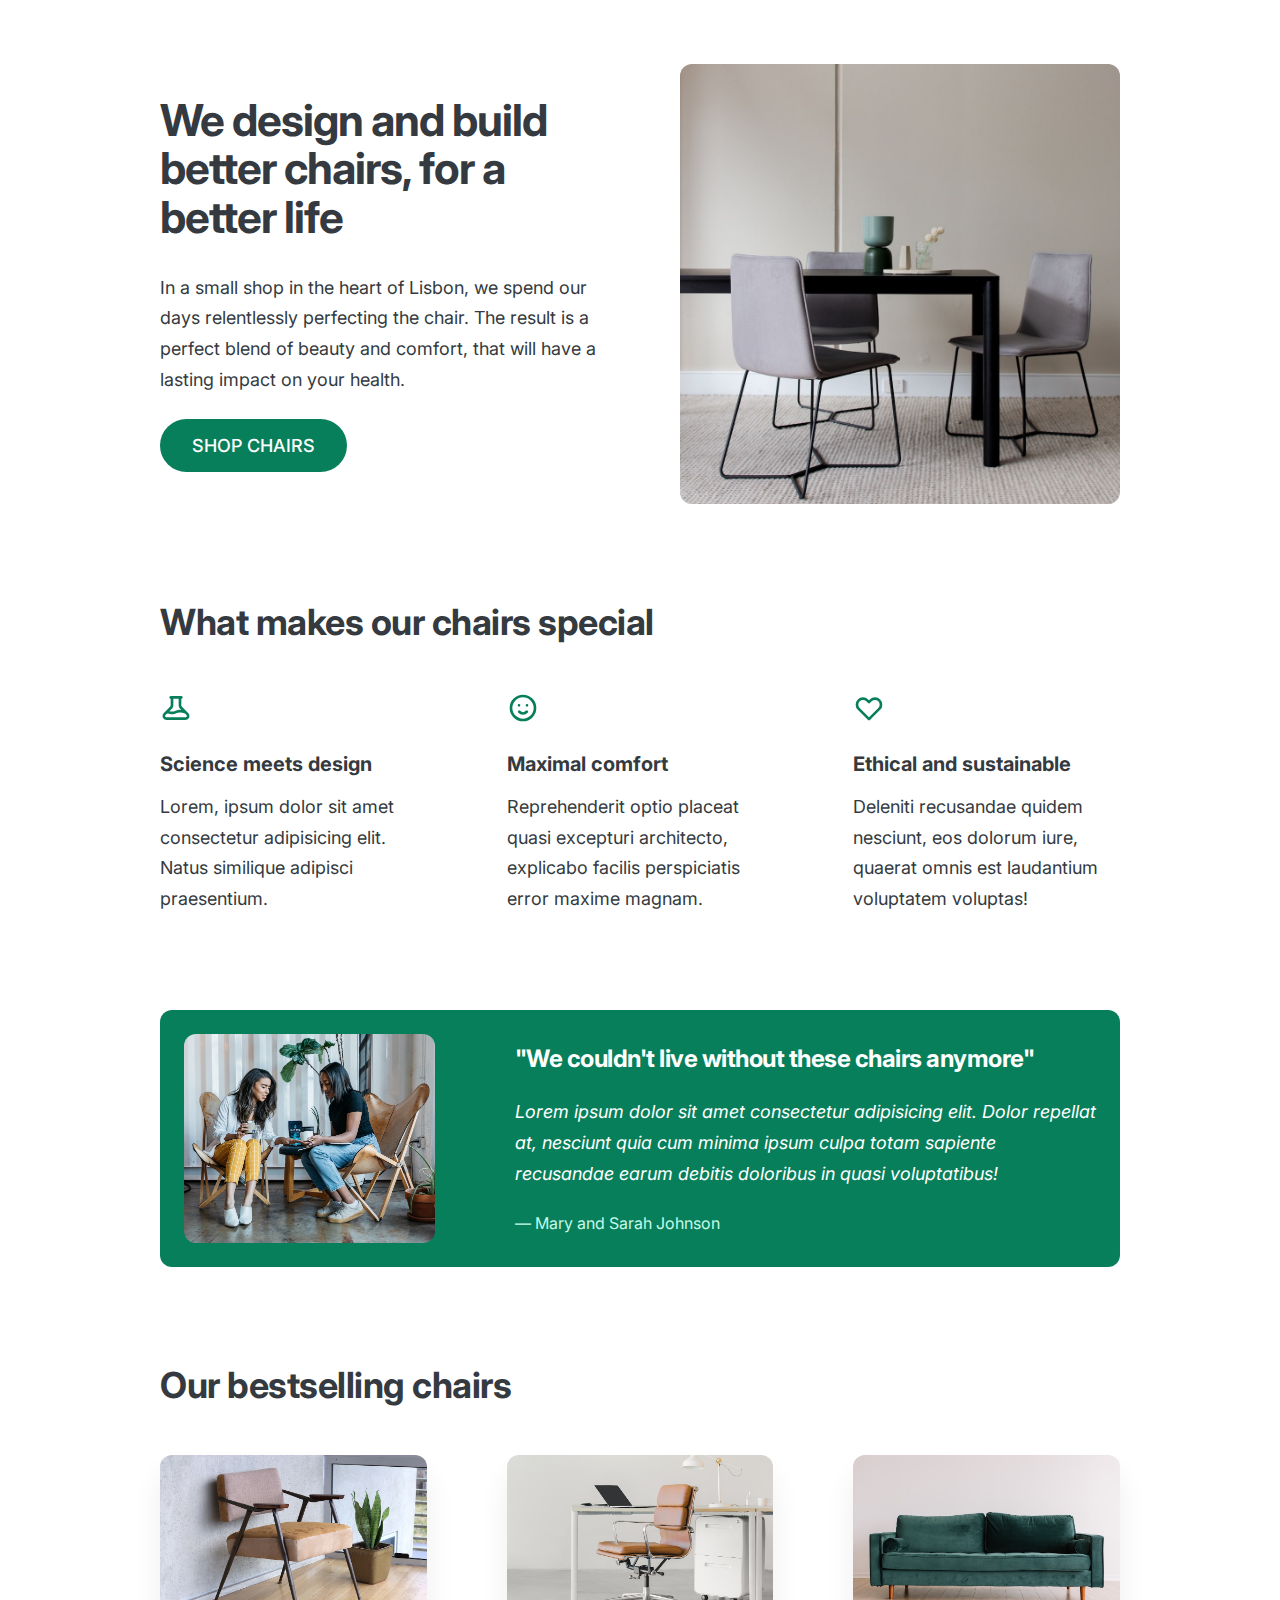
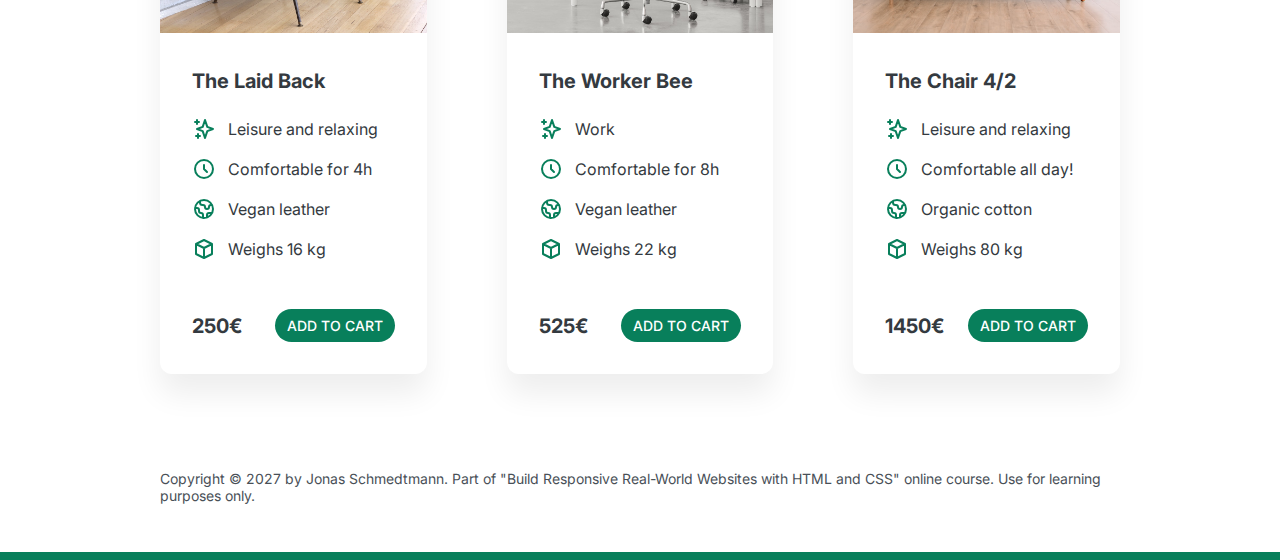
<file: Course/final/05-Design/index.html>
<!DOCTYPE html>
<html lang="en">
  <head>
    <meta charset="UTF-8" />
    <meta http-equiv="X-UA-Compatible" content="IE=edge" />
    <meta name="viewport" content="width=device-width, initial-scale=1.0" />

    <link rel="preconnect" href="https://fonts.gstatic.com" />
    <link
      href="https://fonts.googleapis.com/css2?family=Inter:wght@400;500;700&display=swap"
      rel="stylesheet"
    />

    <link rel="stylesheet" href="style.css" />
    <title>Lisbon Chair Shop</title>
  </head>
  <body>
    <div class="container">
      <header>
        <div class="header-text-box">
          <h1>We design and build better chairs, for a better life</h1>
          <p class="header-text">
            In a small shop in the heart of Lisbon, we spend our days
            relentlessly perfecting the chair. The result is a perfect blend of
            beauty and comfort, that will have a lasting impact on your health.
          </p>
          <a class="btn btn--big" href="#">Shop chairs</a>
        </div>
        <img src="hero.jpg" alt="Photo" />
      </header>

      <section>
        <h2>What makes our chairs special</h2>
        <div class="grid-3-cols">
          <div>
            <svg
              xmlns="http://www.w3.org/2000/svg"
              class="features-icon"
              fill="none"
              viewBox="0 0 24 24"
              stroke="currentColor"
            >
              <path
                stroke-linecap="round"
                stroke-linejoin="round"
                stroke-width="2"
                d="M19.428 15.428a2 2 0 00-1.022-.547l-2.387-.477a6 6 0 00-3.86.517l-.318.158a6 6 0 01-3.86.517L6.05 15.21a2 2 0 00-1.806.547M8 4h8l-1 1v5.172a2 2 0 00.586 1.414l5 5c1.26 1.26.367 3.414-1.415 3.414H4.828c-1.782 0-2.674-2.154-1.414-3.414l5-5A2 2 0 009 10.172V5L8 4z"
              />
            </svg>
            <p class="features-title"><strong>Science meets design</strong></p>
            <p class="features-text">
              Lorem, ipsum dolor sit amet consectetur adipisicing elit. Natus
              similique adipisci praesentium.
            </p>
          </div>

          <div>
            <svg
              xmlns="http://www.w3.org/2000/svg"
              class="features-icon"
              fill="none"
              viewBox="0 0 24 24"
              stroke="currentColor"
            >
              <path
                stroke-linecap="round"
                stroke-linejoin="round"
                stroke-width="2"
                d="M14.828 14.828a4 4 0 01-5.656 0M9 10h.01M15 10h.01M21 12a9 9 0 11-18 0 9 9 0 0118 0z"
              />
            </svg>
            <p class="features-title">
              <strong>Maximal comfort</strong>
            </p>
            <p class="features-text">
              Reprehenderit optio placeat quasi excepturi architecto, explicabo
              facilis perspiciatis error maxime magnam.
            </p>
          </div>

          <div>
            <svg
              xmlns="http://www.w3.org/2000/svg"
              class="features-icon"
              fill="none"
              viewBox="0 0 24 24"
              stroke="currentColor"
            >
              <path
                stroke-linecap="round"
                stroke-linejoin="round"
                stroke-width="2"
                d="M4.318 6.318a4.5 4.5 0 000 6.364L12 20.364l7.682-7.682a4.5 4.5 0 00-6.364-6.364L12 7.636l-1.318-1.318a4.5 4.5 0 00-6.364 0z"
              />
            </svg>
            <p class="features-title">
              <strong>Ethical and sustainable</strong>
            </p>
            <p class="features-text">
              Deleniti recusandae quidem nesciunt, eos dolorum iure, quaerat
              omnis est laudantium voluptatem voluptas!
            </p>
          </div>
        </div>
      </section>

      <section class="testimonial-section">
        <div class="grid-3-cols">
          <img src="customers.jpg" alt="People sitting on chairs" />
          <div class="testimonial-box">
            <h2>"We couldn't live without these chairs anymore"</h2>
            <blockquote class="testimonial-text">
              Lorem ipsum dolor sit amet consectetur adipisicing elit. Dolor
              repellat at, nesciunt quia cum minima ipsum culpa totam sapiente
              recusandae earum debitis doloribus in quasi voluptatibus!
            </blockquote>
            <p class="testimonial-author">&mdash; Mary and Sarah Johnson</p>
          </div>
        </div>
      </section>

      <section>
        <h2>Our bestselling chairs</h2>
        <div class="grid-3-cols">
          <figure class="chair">
            <img src="chair-1.jpg" alt="Chair" />
            <div class="chair-box">
              <h3>The Laid Back</h3>
              <ul class="chair-details">
                <li>
                  <svg
                    xmlns="http://www.w3.org/2000/svg"
                    class="chair-icon"
                    fill="none"
                    viewBox="0 0 24 24"
                    stroke="currentColor"
                  >
                    <path
                      stroke-linecap="round"
                      stroke-linejoin="round"
                      stroke-width="2"
                      d="M5 3v4M3 5h4M6 17v4m-2-2h4m5-16l2.286 6.857L21 12l-5.714 2.143L13 21l-2.286-6.857L5 12l5.714-2.143L13 3z"
                    />
                  </svg>
                  <!-- Span is a generic INLINE text element, it doesn't have any meaning. It's like a div element, but inline -->
                  <span>Leisure and relaxing</span>
                </li>
                <li>
                  <svg
                    xmlns="http://www.w3.org/2000/svg"
                    class="chair-icon"
                    fill="none"
                    viewBox="0 0 24 24"
                    stroke="currentColor"
                  >
                    <path
                      stroke-linecap="round"
                      stroke-linejoin="round"
                      stroke-width="2"
                      d="M12 8v4l3 3m6-3a9 9 0 11-18 0 9 9 0 0118 0z"
                    />
                  </svg>
                  <span>Comfortable for 4h</span>
                </li>
                <li>
                  <svg
                    xmlns="http://www.w3.org/2000/svg"
                    class="chair-icon"
                    fill="none"
                    viewBox="0 0 24 24"
                    stroke="currentColor"
                  >
                    <path
                      stroke-linecap="round"
                      stroke-linejoin="round"
                      stroke-width="2"
                      d="M3.055 11H5a2 2 0 012 2v1a2 2 0 002 2 2 2 0 012 2v2.945M8 3.935V5.5A2.5 2.5 0 0010.5 8h.5a2 2 0 012 2 2 2 0 104 0 2 2 0 012-2h1.064M15 20.488V18a2 2 0 012-2h3.064M21 12a9 9 0 11-18 0 9 9 0 0118 0z"
                    />
                  </svg>
                  <span>Vegan leather</span>
                </li>
                <li>
                  <svg
                    xmlns="http://www.w3.org/2000/svg"
                    class="chair-icon"
                    fill="none"
                    viewBox="0 0 24 24"
                    stroke="currentColor"
                  >
                    <path
                      stroke-linecap="round"
                      stroke-linejoin="round"
                      stroke-width="2"
                      d="M20 7l-8-4-8 4m16 0l-8 4m8-4v10l-8 4m0-10L4 7m8 4v10M4 7v10l8 4"
                    />
                  </svg>
                  <span>Weighs 16 kg</span>
                </li>
              </ul>
              <div class="chair-price">
                <strong>250€</strong>
                <a href="#" class="btn btn--small">Add to cart</a>
              </div>
            </div>
          </figure>

          <figure class="chair">
            <img src="chair-2.jpg" alt="Chair" />
            <div class="chair-box">
              <h3>The Worker Bee</h3>
              <ul class="chair-details">
                <li>
                  <svg
                    xmlns="http://www.w3.org/2000/svg"
                    class="chair-icon"
                    fill="none"
                    viewBox="0 0 24 24"
                    stroke="currentColor"
                  >
                    <path
                      stroke-linecap="round"
                      stroke-linejoin="round"
                      stroke-width="2"
                      d="M5 3v4M3 5h4M6 17v4m-2-2h4m5-16l2.286 6.857L21 12l-5.714 2.143L13 21l-2.286-6.857L5 12l5.714-2.143L13 3z"
                    />
                  </svg>
                  <span>Work</span>
                </li>
                <li>
                  <svg
                    xmlns="http://www.w3.org/2000/svg"
                    class="chair-icon"
                    fill="none"
                    viewBox="0 0 24 24"
                    stroke="currentColor"
                  >
                    <path
                      stroke-linecap="round"
                      stroke-linejoin="round"
                      stroke-width="2"
                      d="M12 8v4l3 3m6-3a9 9 0 11-18 0 9 9 0 0118 0z"
                    />
                  </svg>
                  <span>Comfortable for 8h</span>
                </li>
                <li>
                  <svg
                    xmlns="http://www.w3.org/2000/svg"
                    class="chair-icon"
                    fill="none"
                    viewBox="0 0 24 24"
                    stroke="currentColor"
                  >
                    <path
                      stroke-linecap="round"
                      stroke-linejoin="round"
                      stroke-width="2"
                      d="M3.055 11H5a2 2 0 012 2v1a2 2 0 002 2 2 2 0 012 2v2.945M8 3.935V5.5A2.5 2.5 0 0010.5 8h.5a2 2 0 012 2 2 2 0 104 0 2 2 0 012-2h1.064M15 20.488V18a2 2 0 012-2h3.064M21 12a9 9 0 11-18 0 9 9 0 0118 0z"
                    />
                  </svg>
                  <span>Vegan leather</span>
                </li>
                <li>
                  <svg
                    xmlns="http://www.w3.org/2000/svg"
                    class="chair-icon"
                    fill="none"
                    viewBox="0 0 24 24"
                    stroke="currentColor"
                  >
                    <path
                      stroke-linecap="round"
                      stroke-linejoin="round"
                      stroke-width="2"
                      d="M20 7l-8-4-8 4m16 0l-8 4m8-4v10l-8 4m0-10L4 7m8 4v10M4 7v10l8 4"
                    />
                  </svg>
                  <span>Weighs 22 kg</span>
                </li>
              </ul>
              <div class="chair-price">
                <strong>525€</strong>
                <a href="#" class="btn btn--small">Add to cart</a>
              </div>
            </div>
          </figure>

          <figure class="chair">
            <img src="chair-3.jpg" alt="Chair" />
            <div class="chair-box">
              <h3>The Chair 4/2</h3>
              <ul class="chair-details">
                <li>
                  <svg
                    xmlns="http://www.w3.org/2000/svg"
                    class="chair-icon"
                    fill="none"
                    viewBox="0 0 24 24"
                    stroke="currentColor"
                  >
                    <path
                      stroke-linecap="round"
                      stroke-linejoin="round"
                      stroke-width="2"
                      d="M5 3v4M3 5h4M6 17v4m-2-2h4m5-16l2.286 6.857L21 12l-5.714 2.143L13 21l-2.286-6.857L5 12l5.714-2.143L13 3z"
                    />
                  </svg>
                  <span>Leisure and relaxing</span>
                </li>
                <li>
                  <svg
                    xmlns="http://www.w3.org/2000/svg"
                    class="chair-icon"
                    fill="none"
                    viewBox="0 0 24 24"
                    stroke="currentColor"
                  >
                    <path
                      stroke-linecap="round"
                      stroke-linejoin="round"
                      stroke-width="2"
                      d="M12 8v4l3 3m6-3a9 9 0 11-18 0 9 9 0 0118 0z"
                    />
                  </svg>
                  <span>Comfortable all day!</span>
                </li>
                <li>
                  <svg
                    xmlns="http://www.w3.org/2000/svg"
                    class="chair-icon"
                    fill="none"
                    viewBox="0 0 24 24"
                    stroke="currentColor"
                  >
                    <path
                      stroke-linecap="round"
                      stroke-linejoin="round"
                      stroke-width="2"
                      d="M3.055 11H5a2 2 0 012 2v1a2 2 0 002 2 2 2 0 012 2v2.945M8 3.935V5.5A2.5 2.5 0 0010.5 8h.5a2 2 0 012 2 2 2 0 104 0 2 2 0 012-2h1.064M15 20.488V18a2 2 0 012-2h3.064M21 12a9 9 0 11-18 0 9 9 0 0118 0z"
                    />
                  </svg>
                  <span>Organic cotton</span>
                </li>
                <li>
                  <svg
                    xmlns="http://www.w3.org/2000/svg"
                    class="chair-icon"
                    fill="none"
                    viewBox="0 0 24 24"
                    stroke="currentColor"
                  >
                    <path
                      stroke-linecap="round"
                      stroke-linejoin="round"
                      stroke-width="2"
                      d="M20 7l-8-4-8 4m16 0l-8 4m8-4v10l-8 4m0-10L4 7m8 4v10M4 7v10l8 4"
                    />
                  </svg>
                  <span>Weighs 80 kg</span>
                </li>
              </ul>
              <div class="chair-price">
                <strong>1450€</strong>
                <a href="#" class="btn btn--small">Add to cart</a>
              </div>
            </div>
          </figure>
        </div>
      </section>

      <footer>
        Copyright &copy; 2027 by Jonas Schmedtmann. Part of "Build Responsive
        Real-World Websites with HTML and CSS" online course. Use for learning
        purposes only.
      </footer>
    </div>
  </body>
</html>
</file>
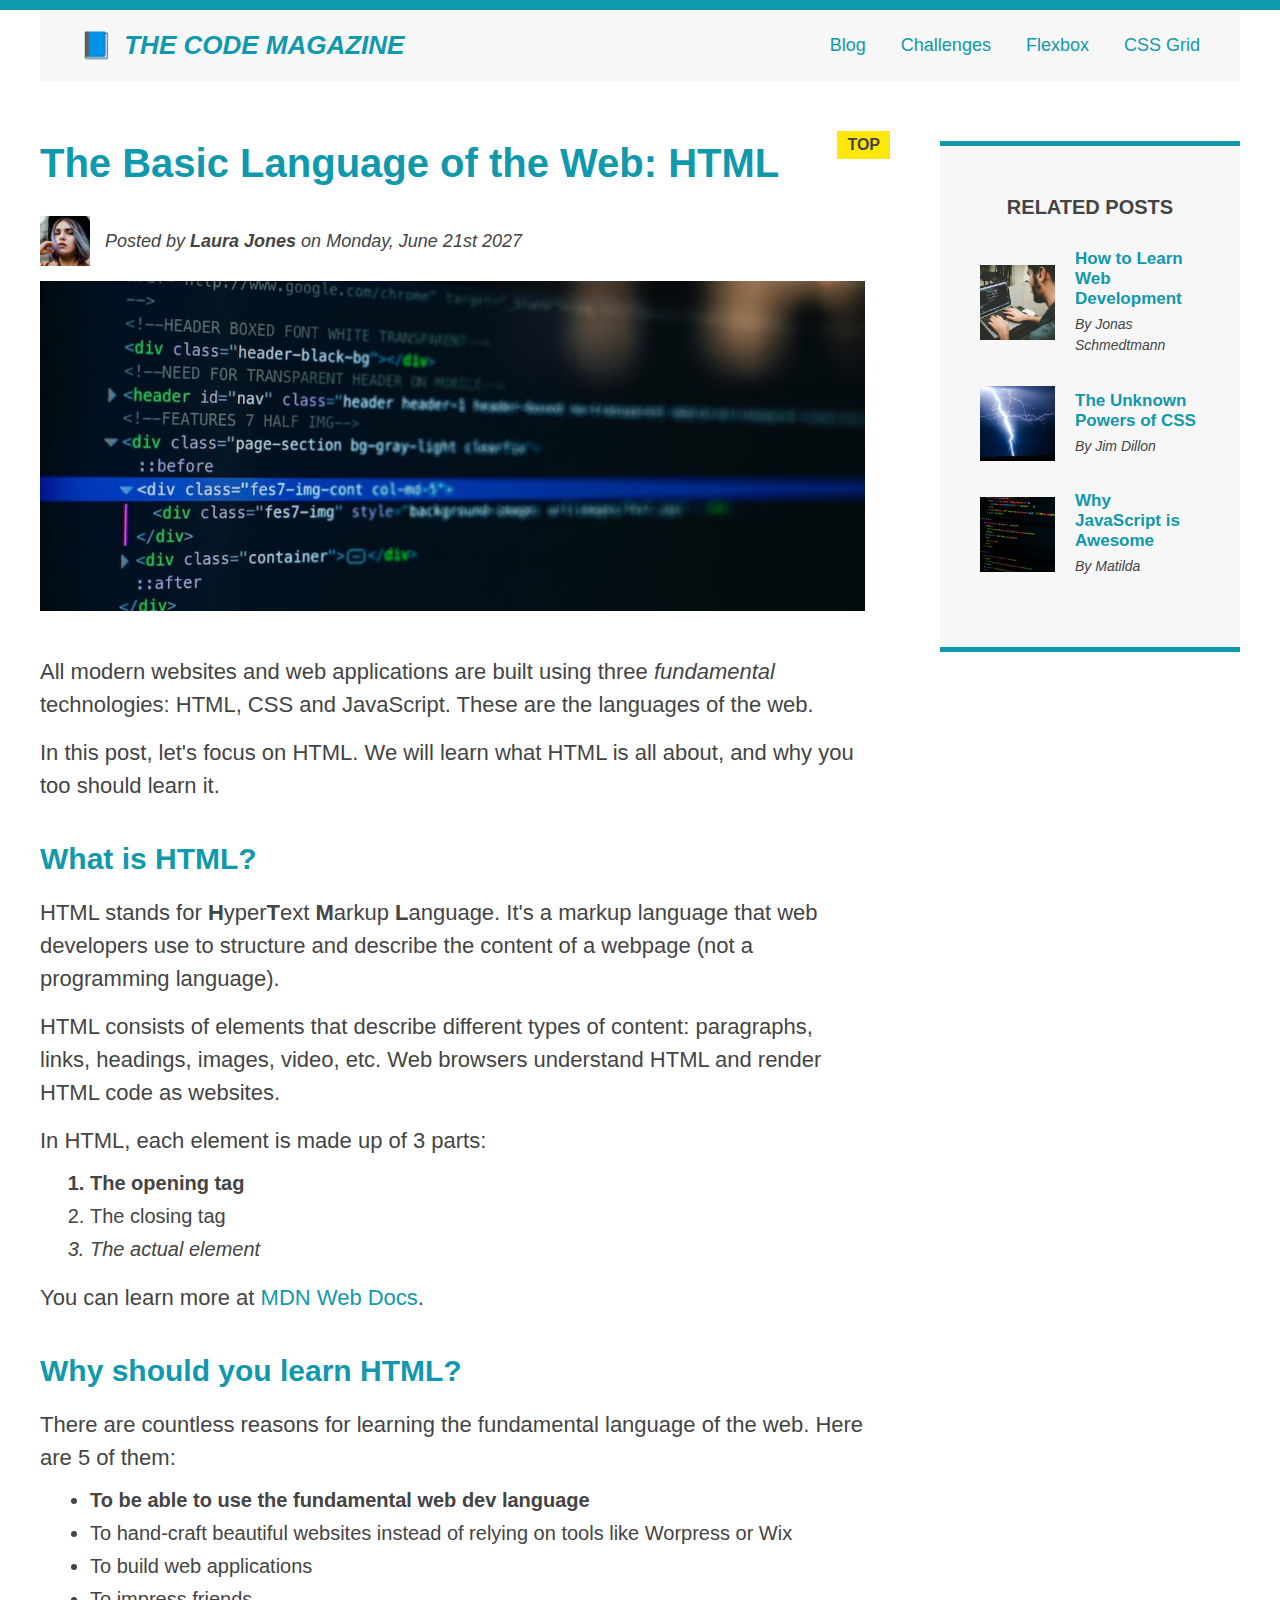
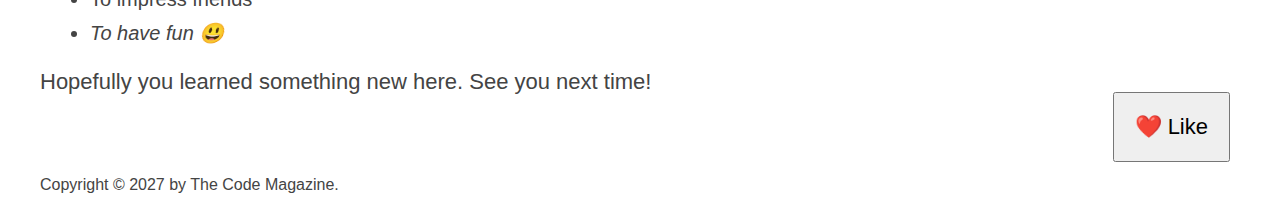
<file: Course/starter/04-CSS-Layouts/index.html>
<!DOCTYPE html>
<html lang="en">
  <head>
    <meta charset="UTF-8" />
    <link href="style.css" rel="stylesheet" />

    <title>The Basic Language of the Web: HTML</title>
  </head>

  <body>
    <!--
    <h1>The Basic Language of the Web: HTML</h1>
    <h2>The Basic Language of the Web: HTML</h2>
    <h3>The Basic Language of the Web: HTML</h3>
    <h4>The Basic Language of the Web: HTML</h4>
    <h5>The Basic Language of the Web: HTML</h5>
    <h6>The Basic Language of the Web: HTML</h6>
    -->

    <div class="container">
      <header class="main-header clearfix">
        <h1>📘 The Code Magazine</h1>

        <nav>
          <!-- <strong>This is the navigation</strong> -->
          <a href="blog.html">Blog</a>
          <a href="#">Challenges</a>
          <a href="flexbox.html">Flexbox</a>
          <a href="css-grid.html">CSS Grid</a>
        </nav>
      </header>
      
      <!-- ONLY NECESSARY FOR FLEXBOX -->

      <!-- <div class="row"> -->
      <article>
        <header class="post-header">
          <h2>The Basic Language of the Web: HTML</h2>

          
          <div class="author-box">
            <img
            src="img/laura-jones.jpg"
            alt="Headshot of Laura Jones"
            height="50"
            width="50"
            class="author-img"
            />
            
            
            <p id="author" class="author">
              Posted by <strong>Laura Jones</strong> on Monday, June 21st 2027
            </p>
          </div>

          <img
            src="img/post-img.jpg"
            alt="HTML code on a screen"
            width="500"
            height="200"
            class="post-img"
          />
          <button>❤️ Like</button>
        </header>

        <p>
          All modern websites and web applications are built using three
          <em>fundamental</em>
          technologies: HTML, CSS and JavaScript. These are the languages of the
          web.
        </p>

        <p>
          In this post, let's focus on HTML. We will learn what HTML is all
          about, and why you too should learn it.
        </p>

        <h3>What is HTML?</h3>
        <p>
          HTML stands for <strong>H</strong>yper<strong>T</strong>ext
          <strong>M</strong>arkup <strong>L</strong>anguage. It's a markup
          language that web developers use to structure and describe the content
          of a webpage (not a programming language).
        </p>
        <p>
          HTML consists of elements that describe different types of content:
          paragraphs, links, headings, images, video, etc. Web browsers
          understand HTML and render HTML code as websites.
        </p>
        <p>In HTML, each element is made up of 3 parts:</p>

        <ol>
          <li class="first-li">The opening tag</li>
          <li>The closing tag</li>
          <li>The actual element</li>
        </ol>

        <p>
          You can learn more at
          <a
            href="https://developer.mozilla.org/en-US/docs/Web/HTML"
            target="_blank"
            >MDN Web Docs</a
          >.
        </p>

        <h3>Why should you learn HTML?</h3>

        <p>
          There are countless reasons for learning the fundamental language of
          the web. Here are 5 of them:
        </p>

        <ul>
          <li class="first-li">
            To be able to use the fundamental web dev language
          </li>
          <li>
            To hand-craft beautiful websites instead of relying on tools like
            Worpress or Wix
          </li>
          <li>To build web applications</li>
          <li>To impress friends</li>
          <li>To have fun 😃</li>
        </ul>

        <p>Hopefully you learned something new here. See you next time!</p>
      </article>

      <aside>
        <h4>Related posts</h4>

        <ul class="related">
          <li class="related-post">
            <img
              src="img/related-1.jpg"
              alt="Person programming"
              width="75"
              height="75"
            />
            <div>
            <a href="#" class="related-link">How to Learn Web Development</a>
            <p class="related-author">By Jonas Schmedtmann</p>
          </div>
          </li>
          <li class="related-post">
            <img
              src="img/related-2.jpg"
              alt="Lightning"
              width="75"
              height="75"
            />
            <div>
            <a href="#" class="related-link">The Unknown Powers of CSS</a>
            <p class="related-author">By Jim Dillon</p>
          </div>
          </li>
          <li class="related-post">
            <img
              src="img/related-3.jpg"
              alt="JavaScript code on a screen"
              width="75"
              height="75"
            />
          <div> 
            <a href="#" class="related-link">Why JavaScript is Awesome</a>
            <p class="related-author">By Matilda</p>
          </div>
          </li>
        </ul>
      </aside>
    <!-- </div>  -->

      <footer>
        <p id="copyright" class="copyright text">
          Copyright &copy; 2027 by The Code Magazine.
        </p>
      </footer>
    </div>
  </body>
</html>
</file>
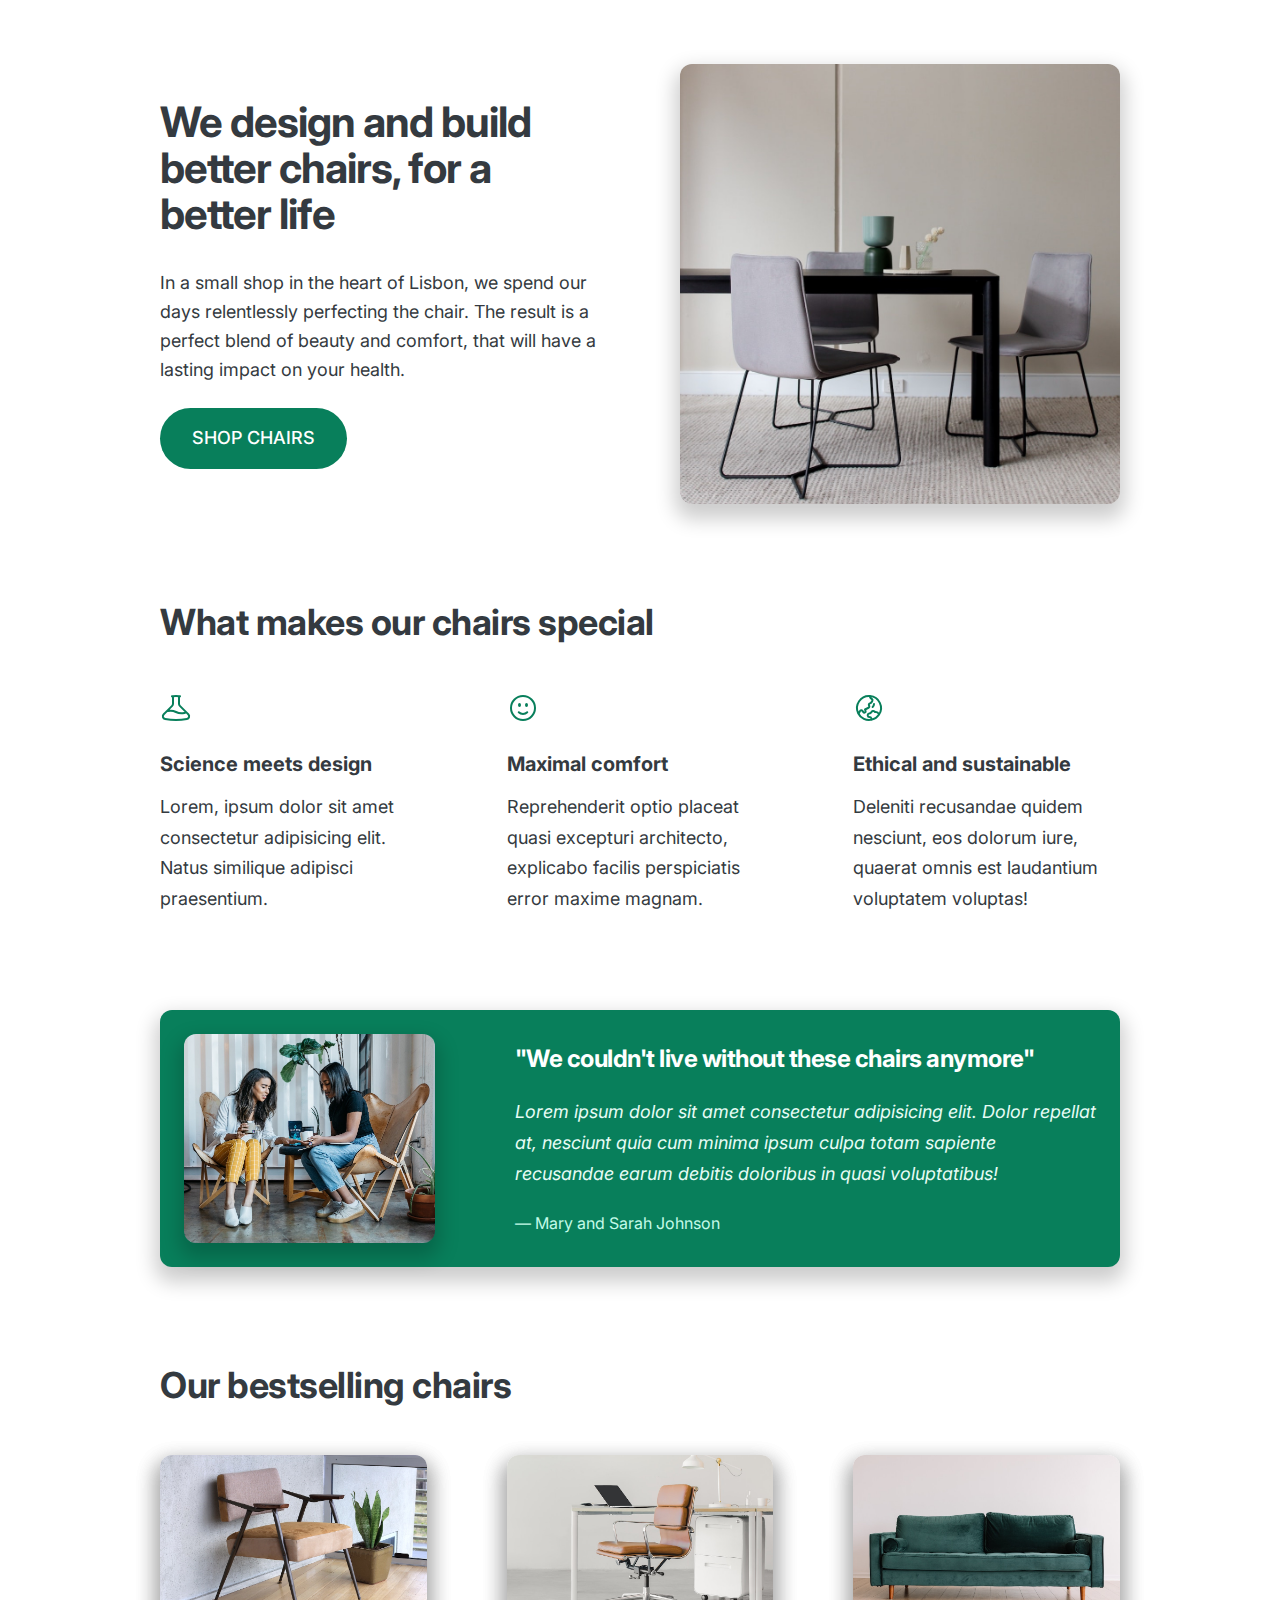
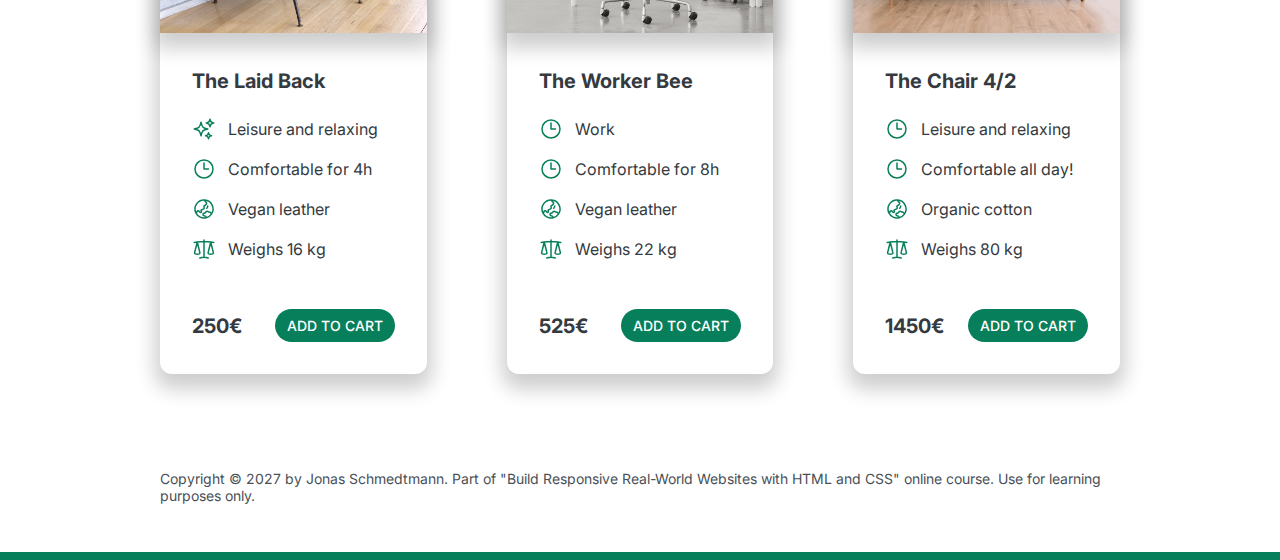
<file: Course/starter/05-Design/index.html>
<!DOCTYPE html>
<html lang="en">
  <head>
    <meta charset="UTF-8" />
    <meta http-equiv="X-UA-Compatible" content="IE=edge" />
    <meta name="viewport" content="width=device-width, initial-scale=1.0" />

    <link rel="preconnect" href="https://fonts.googleapis.com">
<link rel="preconnect" href="https://fonts.gstatic.com" crossorigin>
<link href="https://fonts.googleapis.com/css2?family=Inter:wght@100..900&display=swap" rel="stylesheet">

    <link rel="stylesheet" href="style.css" />
    <title>Lisbon Chair Shop</title>
  </head>
  <body>
    <div class="container">
      <header>
        <div class="header-text-box">
          <h1>We design and build better chairs, for a better life</h1>
          <p class="header-text">
            In a small shop in the heart of Lisbon, we spend our days
            relentlessly perfecting the chair. The result is a perfect blend of
            beauty and comfort, that will have a lasting impact on your health.
          </p>
          <a class="btn btn--big" href="#">Shop chairs</a>
        </div>
        <img src="hero.jpg" alt="Photo" />
      </header>

      <section>
        <h2>What makes our chairs special</h2>
        <div class="grid-3-cols">
          <div>
            <svg xmlns="http://www.w3.org/2000/svg" class="features-icon" fill="none" viewBox="0 0 24 24" stroke-width="1.5" stroke="currentColor" class="size-6">
              <path stroke-linecap="round" stroke-linejoin="round" d="M9.75 3.104v5.714a2.25 2.25 0 0 1-.659 1.591L5 14.5M9.75 3.104c-.251.023-.501.05-.75.082m.75-.082a24.301 24.301 0 0 1 4.5 0m0 0v5.714c0 .597.237 1.17.659 1.591L19.8 15.3M14.25 3.104c.251.023.501.05.75.082M19.8 15.3l-1.57.393A9.065 9.065 0 0 1 12 15a9.065 9.065 0 0 0-6.23-.693L5 14.5m14.8.8 1.402 1.402c1.232 1.232.65 3.318-1.067 3.611A48.309 48.309 0 0 1 12 21c-2.773 0-5.491-.235-8.135-.687-1.718-.293-2.3-2.379-1.067-3.61L5 14.5" />
            </svg>
            
            <p class="features-title"><strong>Science meets design</strong></p>
            <p class="features-text">
              Lorem, ipsum dolor sit amet consectetur adipisicing elit. Natus
              similique adipisci praesentium.
            </p>
          </div>

          <div>
            <svg xmlns="http://www.w3.org/2000/svg" class="features-icon" fill="none" viewBox="0 0 24 24" stroke-width="1.5" stroke="currentColor" class="size-6">
              <path stroke-linecap="round" stroke-linejoin="round" d="M15.182 15.182a4.5 4.5 0 0 1-6.364 0M21 12a9 9 0 1 1-18 0 9 9 0 0 1 18 0ZM9.75 9.75c0 .414-.168.75-.375.75S9 10.164 9 9.75 9.168 9 9.375 9s.375.336.375.75Zm-.375 0h.008v.015h-.008V9.75Zm5.625 0c0 .414-.168.75-.375.75s-.375-.336-.375-.75.168-.75.375-.75.375.336.375.75Zm-.375 0h.008v.015h-.008V9.75Z" />
            </svg>
            
            <p class="features-title">
              <strong>Maximal comfort</strong>
            </p>
            <p class="features-text">
              Reprehenderit optio placeat quasi excepturi architecto, explicabo
              facilis perspiciatis error maxime magnam.
            </p>
          </div>

          <div>
            <svg xmlns="http://www.w3.org/2000/svg" class="features-icon" fill="none" viewBox="0 0 24 24" stroke-width="1.5" stroke="currentColor" class="size-6">
              <path stroke-linecap="round" stroke-linejoin="round" d="M12.75 3.03v.568c0 .334.148.65.405.864l1.068.89c.442.369.535 1.01.216 1.49l-.51.766a2.25 2.25 0 0 1-1.161.886l-.143.048a1.107 1.107 0 0 0-.57 1.664c.369.555.169 1.307-.427 1.605L9 13.125l.423 1.059a.956.956 0 0 1-1.652.928l-.679-.906a1.125 1.125 0 0 0-1.906.172L4.5 15.75l-.612.153M12.75 3.031a9 9 0 0 0-8.862 12.872M12.75 3.031a9 9 0 0 1 6.69 14.036m0 0-.177-.529A2.25 2.25 0 0 0 17.128 15H16.5l-.324-.324a1.453 1.453 0 0 0-2.328.377l-.036.073a1.586 1.586 0 0 1-.982.816l-.99.282c-.55.157-.894.702-.8 1.267l.073.438c.08.474.49.821.97.821.846 0 1.598.542 1.865 1.345l.215.643m5.276-3.67a9.012 9.012 0 0 1-5.276 3.67m0 0a9 9 0 0 1-10.275-4.835M15.75 9c0 .896-.393 1.7-1.016 2.25" />
            </svg>
            
            
            <p class="features-title">
              <strong>Ethical and sustainable</strong>
            </p>
            <p class="features-text">
              Deleniti recusandae quidem nesciunt, eos dolorum iure, quaerat
              omnis est laudantium voluptatem voluptas!
            </p>
          </div>
        </div>
      </section>

      <section class="testimonial-section">
        <div class="grid-3-cols">
          <img src="customers.jpg" alt="People sitting on chairs" />
          <div class="testimonial-box">
            <h2>"We couldn't live without these chairs anymore"</h2>
            <blockquote class="testimonial-text">
              Lorem ipsum dolor sit amet consectetur adipisicing elit. Dolor
              repellat at, nesciunt quia cum minima ipsum culpa totam sapiente
              recusandae earum debitis doloribus in quasi voluptatibus!
            </blockquote>
            <p class="testimonial-author">&mdash; Mary and Sarah Johnson</p>
          </div>
        </div>
      </section>

      <section>
        <h2>Our bestselling chairs</h2>
        <div class="grid-3-cols">
          <figure class="chair">
            <img src="chair-1.jpg" alt="Chair" />
            <div class="chair-box">
              <h3>The Laid Back</h3>
              <ul class="chair-details">
                <li>
                  <svg xmlns="http://www.w3.org/2000/svg" class="chair-icon" fill="none" viewBox="0 0 24 24" stroke-width="1.5" stroke="currentColor" class="size-6">
                    <path stroke-linecap="round" stroke-linejoin="round" d="M9.813 15.904 9 18.75l-.813-2.846a4.5 4.5 0 0 0-3.09-3.09L2.25 12l2.846-.813a4.5 4.5 0 0 0 3.09-3.09L9 5.25l.813 2.846a4.5 4.5 0 0 0 3.09 3.09L15.75 12l-2.846.813a4.5 4.5 0 0 0-3.09 3.09ZM18.259 8.715 18 9.75l-.259-1.035a3.375 3.375 0 0 0-2.455-2.456L14.25 6l1.036-.259a3.375 3.375 0 0 0 2.455-2.456L18 2.25l.259 1.035a3.375 3.375 0 0 0 2.456 2.456L21.75 6l-1.035.259a3.375 3.375 0 0 0-2.456 2.456ZM16.894 20.567 16.5 21.75l-.394-1.183a2.25 2.25 0 0 0-1.423-1.423L13.5 18.75l1.183-.394a2.25 2.25 0 0 0 1.423-1.423l.394-1.183.394 1.183a2.25 2.25 0 0 0 1.423 1.423l1.183.394-1.183.394a2.25 2.25 0 0 0-1.423 1.423Z" />
                  </svg>
                  
                  <!-- Span is a generic INLINE text element, it doesn't have any meaning. It's like a div element, but inline -->
                  <span>Leisure and relaxing</span>
                </li>
                <li>
                  <svg xmlns="http://www.w3.org/2000/svg" class="chair-icon" fill="none" viewBox="0 0 24 24" stroke-width="1.5" stroke="currentColor" class="size-6">
                    <path stroke-linecap="round" stroke-linejoin="round" d="M12 6v6h4.5m4.5 0a9 9 0 1 1-18 0 9 9 0 0 1 18 0Z" />
                  </svg>
                  
                  <span>Comfortable for 4h</span>
                </li>
                <li>
                  <svg xmlns="http://www.w3.org/2000/svg" class="chair-icon" fill="none" viewBox="0 0 24 24" stroke-width="1.5" stroke="currentColor" class="size-6">
                    <path stroke-linecap="round" stroke-linejoin="round" d="M12.75 3.03v.568c0 .334.148.65.405.864l1.068.89c.442.369.535 1.01.216 1.49l-.51.766a2.25 2.25 0 0 1-1.161.886l-.143.048a1.107 1.107 0 0 0-.57 1.664c.369.555.169 1.307-.427 1.605L9 13.125l.423 1.059a.956.956 0 0 1-1.652.928l-.679-.906a1.125 1.125 0 0 0-1.906.172L4.5 15.75l-.612.153M12.75 3.031a9 9 0 0 0-8.862 12.872M12.75 3.031a9 9 0 0 1 6.69 14.036m0 0-.177-.529A2.25 2.25 0 0 0 17.128 15H16.5l-.324-.324a1.453 1.453 0 0 0-2.328.377l-.036.073a1.586 1.586 0 0 1-.982.816l-.99.282c-.55.157-.894.702-.8 1.267l.073.438c.08.474.49.821.97.821.846 0 1.598.542 1.865 1.345l.215.643m5.276-3.67a9.012 9.012 0 0 1-5.276 3.67m0 0a9 9 0 0 1-10.275-4.835M15.75 9c0 .896-.393 1.7-1.016 2.25" />
                  </svg>
                  
                  <span>Vegan leather</span>
                </li>
                <li>
                  <svg xmlns="http://www.w3.org/2000/svg" class="chair-icon" fill="none" viewBox="0 0 24 24" stroke-width="1.5" stroke="currentColor" class="size-6">
                    <path stroke-linecap="round" stroke-linejoin="round" d="M12 3v17.25m0 0c-1.472 0-2.882.265-4.185.75M12 20.25c1.472 0 2.882.265 4.185.75M18.75 4.97A48.416 48.416 0 0 0 12 4.5c-2.291 0-4.545.16-6.75.47m13.5 0c1.01.143 2.01.317 3 .52m-3-.52 2.62 10.726c.122.499-.106 1.028-.589 1.202a5.988 5.988 0 0 1-2.031.352 5.988 5.988 0 0 1-2.031-.352c-.483-.174-.711-.703-.59-1.202L18.75 4.971Zm-16.5.52c.99-.203 1.99-.377 3-.52m0 0 2.62 10.726c.122.499-.106 1.028-.589 1.202a5.989 5.989 0 0 1-2.031.352 5.989 5.989 0 0 1-2.031-.352c-.483-.174-.711-.703-.59-1.202L5.25 4.971Z" />
                  </svg>
                  
                  <span>Weighs 16 kg</span>
                </li>
              </ul>
              <div class="chair-price">
                <strong>250€</strong>
                <a href="#" class="btn btn--small">Add to cart</a>
              </div>
            </div>
          </figure>

          <figure class="chair">
            <img src="chair-2.jpg" alt="Chair" />
            <div class="chair-box">
              <h3>The Worker Bee</h3>
              <ul class="chair-details">
                <li>
                  <svg xmlns="http://www.w3.org/2000/svg" class="chair-icon" fill="none" viewBox="0 0 24 24" stroke-width="1.5" stroke="currentColor" class="size-6">
                    <path stroke-linecap="round" stroke-linejoin="round" d="M12 6v6h4.5m4.5 0a9 9 0 1 1-18 0 9 9 0 0 1 18 0Z" />
                  </svg>
                  <span>Work</span>
                </li>
                <li>
                  <svg xmlns="http://www.w3.org/2000/svg" class="chair-icon" fill="none" viewBox="0 0 24 24" stroke-width="1.5" stroke="currentColor" class="size-6">
                    <path stroke-linecap="round" stroke-linejoin="round" d="M12 6v6h4.5m4.5 0a9 9 0 1 1-18 0 9 9 0 0 1 18 0Z" />
                  </svg>
                  <span>Comfortable for 8h</span>
                </li>
                <li>
                  <svg xmlns="http://www.w3.org/2000/svg" class="chair-icon" fill="none" viewBox="0 0 24 24" stroke-width="1.5" stroke="currentColor" class="size-6">
                    <path stroke-linecap="round" stroke-linejoin="round" d="M12.75 3.03v.568c0 .334.148.65.405.864l1.068.89c.442.369.535 1.01.216 1.49l-.51.766a2.25 2.25 0 0 1-1.161.886l-.143.048a1.107 1.107 0 0 0-.57 1.664c.369.555.169 1.307-.427 1.605L9 13.125l.423 1.059a.956.956 0 0 1-1.652.928l-.679-.906a1.125 1.125 0 0 0-1.906.172L4.5 15.75l-.612.153M12.75 3.031a9 9 0 0 0-8.862 12.872M12.75 3.031a9 9 0 0 1 6.69 14.036m0 0-.177-.529A2.25 2.25 0 0 0 17.128 15H16.5l-.324-.324a1.453 1.453 0 0 0-2.328.377l-.036.073a1.586 1.586 0 0 1-.982.816l-.99.282c-.55.157-.894.702-.8 1.267l.073.438c.08.474.49.821.97.821.846 0 1.598.542 1.865 1.345l.215.643m5.276-3.67a9.012 9.012 0 0 1-5.276 3.67m0 0a9 9 0 0 1-10.275-4.835M15.75 9c0 .896-.393 1.7-1.016 2.25" />
                  </svg>
                  <span>Vegan leather</span>
                </li>
                <li>
                  <svg xmlns="http://www.w3.org/2000/svg" class="chair-icon" fill="none" viewBox="0 0 24 24" stroke-width="1.5" stroke="currentColor" class="size-6">
                    <path stroke-linecap="round" stroke-linejoin="round" d="M12 3v17.25m0 0c-1.472 0-2.882.265-4.185.75M12 20.25c1.472 0 2.882.265 4.185.75M18.75 4.97A48.416 48.416 0 0 0 12 4.5c-2.291 0-4.545.16-6.75.47m13.5 0c1.01.143 2.01.317 3 .52m-3-.52 2.62 10.726c.122.499-.106 1.028-.589 1.202a5.988 5.988 0 0 1-2.031.352 5.988 5.988 0 0 1-2.031-.352c-.483-.174-.711-.703-.59-1.202L18.75 4.971Zm-16.5.52c.99-.203 1.99-.377 3-.52m0 0 2.62 10.726c.122.499-.106 1.028-.589 1.202a5.989 5.989 0 0 1-2.031.352 5.989 5.989 0 0 1-2.031-.352c-.483-.174-.711-.703-.59-1.202L5.25 4.971Z" />
                  </svg>
                  <span>Weighs 22 kg</span>
                </li>
              </ul>
              <div class="chair-price">
                <strong>525€</strong>
                <a href="#" class="btn btn--small">Add to cart</a>
              </div>
            </div>
          </figure>

          <figure class="chair">
            <img src="chair-3.jpg" alt="Chair" />
            <div class="chair-box">
              <h3>The Chair 4/2</h3>
              <ul class="chair-details">
                <li>
                  <svg xmlns="http://www.w3.org/2000/svg" class="chair-icon" fill="none" viewBox="0 0 24 24" stroke-width="1.5" stroke="currentColor" class="size-6">
                    <path stroke-linecap="round" stroke-linejoin="round" d="M12 6v6h4.5m4.5 0a9 9 0 1 1-18 0 9 9 0 0 1 18 0Z" />
                  </svg>
                  <span>Leisure and relaxing</span>
                </li>
                <li>
                  <svg xmlns="http://www.w3.org/2000/svg" class="chair-icon" fill="none" viewBox="0 0 24 24" stroke-width="1.5" stroke="currentColor" class="size-6">
                    <path stroke-linecap="round" stroke-linejoin="round" d="M12 6v6h4.5m4.5 0a9 9 0 1 1-18 0 9 9 0 0 1 18 0Z" />
                  </svg>
                  <span>Comfortable all day!</span>
                </li>
                <li>
                  <svg xmlns="http://www.w3.org/2000/svg" class="chair-icon" fill="none" viewBox="0 0 24 24" stroke-width="1.5" stroke="currentColor" class="size-6">
                    <path stroke-linecap="round" stroke-linejoin="round" d="M12.75 3.03v.568c0 .334.148.65.405.864l1.068.89c.442.369.535 1.01.216 1.49l-.51.766a2.25 2.25 0 0 1-1.161.886l-.143.048a1.107 1.107 0 0 0-.57 1.664c.369.555.169 1.307-.427 1.605L9 13.125l.423 1.059a.956.956 0 0 1-1.652.928l-.679-.906a1.125 1.125 0 0 0-1.906.172L4.5 15.75l-.612.153M12.75 3.031a9 9 0 0 0-8.862 12.872M12.75 3.031a9 9 0 0 1 6.69 14.036m0 0-.177-.529A2.25 2.25 0 0 0 17.128 15H16.5l-.324-.324a1.453 1.453 0 0 0-2.328.377l-.036.073a1.586 1.586 0 0 1-.982.816l-.99.282c-.55.157-.894.702-.8 1.267l.073.438c.08.474.49.821.97.821.846 0 1.598.542 1.865 1.345l.215.643m5.276-3.67a9.012 9.012 0 0 1-5.276 3.67m0 0a9 9 0 0 1-10.275-4.835M15.75 9c0 .896-.393 1.7-1.016 2.25" />
                  </svg>
                  <span>Organic cotton</span>
                </li>
                <li>
                  <svg xmlns="http://www.w3.org/2000/svg" class="chair-icon" fill="none" viewBox="0 0 24 24" stroke-width="1.5" stroke="currentColor" class="size-6">
                    <path stroke-linecap="round" stroke-linejoin="round" d="M12 3v17.25m0 0c-1.472 0-2.882.265-4.185.75M12 20.25c1.472 0 2.882.265 4.185.75M18.75 4.97A48.416 48.416 0 0 0 12 4.5c-2.291 0-4.545.16-6.75.47m13.5 0c1.01.143 2.01.317 3 .52m-3-.52 2.62 10.726c.122.499-.106 1.028-.589 1.202a5.988 5.988 0 0 1-2.031.352 5.988 5.988 0 0 1-2.031-.352c-.483-.174-.711-.703-.59-1.202L18.75 4.971Zm-16.5.52c.99-.203 1.99-.377 3-.52m0 0 2.62 10.726c.122.499-.106 1.028-.589 1.202a5.989 5.989 0 0 1-2.031.352 5.989 5.989 0 0 1-2.031-.352c-.483-.174-.711-.703-.59-1.202L5.25 4.971Z" />
                  </svg>
                  <span>Weighs 80 kg</span>
                </li>
              </ul>
              <div class="chair-price">
                <strong>1450€</strong>
                <a href="#" class="btn btn--small">Add to cart</a>
              </div>
            </div>
          </figure>
        </div>
      </section>

      <footer>
        Copyright &copy; 2027 by Jonas Schmedtmann. Part of "Build Responsive
        Real-World Websites with HTML and CSS" online course. Use for learning
        purposes only.
      </footer>
    </div>
  </body>
</html>
</file>
<file: Blog Webpage/style.css>
* {
  /* border-top: 10px solid #1098ad; */
  margin: 0;
  padding: 0;
  box-sizing: border-box;
}

/* PAGE SECTIONS */
body {
  color: #444;
  font-family: sans-serif;

  border-top: 10px solid #1098ad;
  position: relative;
}

.container {
  width: 1200px;
  /* margin-left: auto;
  margin-right: auto; */
  margin: 0 auto;
}

.main-header {
  background-color: #f7f7f7;
  /* padding: 20px;
  padding-left: 40px;
  padding-right: 40px; */
  padding: 20px 40px;
  /* margin-bottom: 60px; */
  /* height: 80px; */
}

nav {
  font-size: 18px;
  /* text-align: center; */
}

article {
  /* margin-bottom: 60px; */
}

.post-header {
  margin-bottom: 40px;
  /* position: relative; */
}

aside {
  background-color: #f7f7f7;
  border-top: 5px solid #1098ad;
  border-bottom: 5px solid #1098ad;
  padding: 50px 40px;
}

/* SMALLER ELEMENTS */
h1,
h2,
h3 {
  color: #1098ad;
}

h1 {
  font-size: 26px;
  text-transform: uppercase;
  font-style: italic;
}

h2 {
  font-size: 40px;
  margin-bottom: 30px;
}

h3 {
  font-size: 30px;
  margin-bottom: 20px;
  margin-top: 40px;
}

h4 {
  font-size: 20px;
  text-transform: uppercase;
  text-align: center;
  margin-bottom: 30px;
}

p {
  font-size: 22px;
  line-height: 1.5;
  margin-bottom: 15px;
}

ul,
ol {
  margin-left: 50px;
  margin-bottom: 20px;
}

li {
  font-size: 20px;
  margin-bottom: 10px;
  /* display: inline; */
}

li:last-child {
  margin-bottom: 0;
}

/* footer p {
  font-size: 16px;
} */

/* article header p {
  font-style: italic;
} */

#author {
  font-style: italic;
  font-size: 18px;
}

#copyright {
  font-size: 16px;
}

.related-author {
  font-size: 18px;
  font-weight: bold;
}

/* ul {
  list-style: none;
} */

.related {
  list-style: none;
  margin-left: 0;
}

body {
  /* background-color: orangered; */
}

/* .first-li {
  font-weight: bold;
} */

li:first-child {
  font-weight: bold;
}

li:last-child {
  font-style: italic;
}

li:nth-child(even) {
  /* color: red; */
}

/* Misconception: this won't work! */
article p:first-child {
  color: red;
}

/* Styling links */
a:link {
  color: #1098ad;
  text-decoration: none;
}

a:visited {
  /* color: #777; */
  color: #1098ad;
}

a:hover {
  color: orangered;
  font-weight: bold;
  text-decoration: underline orangered;
}

a:active {
  background-color: black;
  font-style: italic;
}
/* LVHA */

.post-img {
  width: 100%;
  height: auto;
}

nav a:link {
  /* background-color: orangered;
  margin: 20px;
  padding: 20px;

  display: block; */

  margin-right: 30px;
  display: inline-block;
}

nav a:link:last-child {
  margin-right: 0;
}

button {
  font-size: 22px;
  padding: 20px;
  cursor: pointer;

  position: absolute;
  /* top: 50px;
  left: 50px; */
  bottom: 50px;
  right: 50px;
}

h1::first-letter {
  font-style: normal;
  margin-right: 5px;
}

h3 + p::first-line {
  /* color: red; */
}

h2 {
  /* background-color: orange; */
  position: relative;
}

h2::before {
  content: "TOP";
  background-color: #ffe70e;
  color: #444;
  font-size: 16px;
  font-weight: bold;
  display: inline-block;
  padding: 5px 10px;
  position: absolute;
  top: -10px;
  right: -25px;
}

/* Resolving conflicts */
/* #copyright {
  color: red;
}

.copyright {
  color: blue;
}

.text {
  color: yellow;
}

footer p {
  color: green !important;
} */

/* nav a:link,
nav p {
  font-size: 18px;
} */

/* FLOATS */
/*
.author-img {
  float: left;
  margin-bottom: 20px;
}

.author {
  float: left;
  margin-top: 10px;
  margin-left: 20px;
}

h1 {
  float: left;
}

nav {
  float: right;
}

.clear {
  clear: both;
}

.clearfix::after {
  clear: both;
  content: "";
  display: block;
}

article {
  width: 825px;
  float: left;
}

aside {
  width: 300px;
  float: right;
}

footer {
  clear: both;
}
*/

/* FLEXBOX */
.main-header {
  display: flex;
  align-items: center;
  justify-content: space-between;
}

.author-box {
  display: flex;
  align-items: center;
  margin-bottom: 15px;
}

.author {
  margin-bottom: 0;
  margin-left: 15px;
}

.related-post {
  display: flex;
  align-items: center;
  gap: 20px;
  margin-bottom: 30px;
}

.related-link:link {
  font-size: 17px;
  font-weight: bold;
  font-style: normal;
  margin-bottom: 5px;
  display: block;
}

.related-author {
  margin-bottom: 0;
  font-size: 14px;
  font-weight: normal;
  font-style: italic;
}

/* FLEXBOX LAYOUT */
/* .row {
  display: flex;
  align-items: flex-start;
  gap: 75px;
  margin-bottom: 60px;
}

article {
  flex: 1;
  margin-bottom: 0;
}

aside {
  
  DEFAULTS:
  flex-grow: 0;
  flex-shrink: 1;
  flex-basis: auto;

  flex: 0 0 300px;
} */

/* CSS GRID LAYOUT */
.container {
  display: grid;
  grid-template-columns: 1fr 300px;
  column-gap: 75px;
  row-gap: 60px;
  align-items: start;
}

.main-header {
  /* grid-column: 1 / span 2; */
  grid-column: 1 / -1;
}

article {
}

aside {
}

footer {
  grid-column: 1 / -1;
}
</file>
<file: Chair Webpage Design/style.css>
/*
SPACING SYSTEM (px)
2 / 4 / 8 / 12 / 16 / 24 / 32 / 48 / 64 / 80 / 96 / 128

FONT SIZE SYSTEM (px)
10 / 12 / 14 / 16 / 18 / 20 / 24 / 30 / 36 / 44 / 52 / 62 / 74 / 86 / 98
*/

/* 
MAIN COLOR: #087f5b
GREY COLOR: #343a40
 */

* {
  margin: 0;
  padding: 0;
  box-sizing: border-box;
}

/* ------------------------ */
/* GENERAL STYLES */
/* ------------------------ */
body {
  font-family: 'Inter', sans-serif;
  color: #343a40;
  border-bottom: 8px solid #087f5b;
}

.container {
  width: 960px;
  margin: 0 auto;
  display: flex;
  flex-direction: column;
  align-items: flex-start;
}

header,
section {
  margin-bottom: 96px;
}

h2 {
  margin-bottom: 48px;
  font-size: 36px;
  letter-spacing: -0.5px;
}

#faq {
  margin-top: 96px;
  /* Added top margin to create space above FAQ */
}

#faq h2{
  margin-bottom: 12px;
}

.carousel {
  width: 800px;
  margin: 100px auto 96px;
  /* Added bottom margin to create space below */
  background-color: #087f5b;
  padding: 32px 48px 32px 86px;
  /* Adjusted padding */
  border-radius: 8px;
  position: relative;
  display: flex;
  align-items: center;
  gap: 86px;
  margin-left: 20px;
  /* Added margin-left to shift slightly to the left */
}

.maria {
      height: 200px;
      border-radius: 8px;
      transform: scale(1.5);
      box-shadow: 0 12px 24px rgba(0, 0, 0, 0.25);
}

.testimonial-text {
  font-size: 18px;
  font-weight: 500;
  line-height: 1.5;
  margin-bottom: 32px;
  color: #e6fcf5;
}

.testimonial-author {
  font-size: 14px;
  margin-bottom: 4px;
  color: #c3fae8;
}

.testimonial-job {
  font-size: 12px;
  color: #c3fae8;
}

.btn-carousel {
  background-color: #fff;
  border: none;
  height: 40px;
  width: 40px;
  border-radius: 50%;
  position: absolute;
  box-shadow: 0 12px 24px rgba(0, 0, 0, 0.2);
  cursor: pointer;
  display: flex;
  align-items: center;
  justify-content: center;
}

.btn--left {
  left: 0;
  top: 50%;
  transform: translate(-50%, -50%);
}

.btn--right {
  right: 0;
  top: 50%;
  transform: translate(50%, -50%);
}

.btn-icon {
  height: 24px;
  width: 24px;
  stroke: #087f5b;
}

.dots {
  position: absolute;
  left: 50%;
  bottom: 0;
  transform: translate(-50%, 32px);
  display: flex;
  gap: 12px;
}

.dot {
  height: 12px;
  width: 12px;
  background-color: #fff;
  border: 2px solid #087f5b;
  border-radius: 50%;
  cursor: pointer;
}

.dot--fill {
  background-color: #087f5b;
}

.grid-3-cols {
  display: grid;
  grid-template-columns: repeat(3, 1fr);
  gap: 80px;
  /* Adjusted gap for spacing */
  margin-top: 48px;
  /* Added margin to match the spacing */
}

.btn:link,
.btn:visited{
  background-color: #087f5b;
  color: white;
  text-decoration: none;
  text-transform: uppercase;
  font-weight: 500;
  
  display: inline-block;  
}


.btn:hover,
.btn:active{
  background-color: #099268;
  box-shadow: 0 5px 10px 0 rgba(1, 71, 1, 0.3);  
}

.btn--big{
  font-size: 18px;
  padding: 16px 32px;
  border-radius: 100px;
}

.btn--small{
  font-size: 14px;
  padding: 8px 12px;
  border-radius: 100px;
}

/* ------------------------ */
/* COMPONENT STYLES */
/* ------------------------ */

/* HEADER */
header {
  display: grid;
  grid-template-columns: repeat(2, 1fr);
  column-gap: 80px;
  margin-top: 64px;
}

.header-text-box {
  align-self: center;
  font-size: 18px;
  line-height: 1.6;
}

h1 {
  margin-bottom: 32px;
  font-size: 42px;
  line-height: 1.1;
  letter-spacing: -1px;
}

.header-text {
  margin-bottom: 24px;
}

img {
  width: 100%;
  box-shadow: 0 10px 20px 5px rgba(0, 0, 0, 0.2);
  border-radius: 12px;
}

/* FEATURES */
.features-icon {
  stroke:#087f5b;
  height: 32px;
  width: 32px;
  margin-bottom: 24px ;
}

.features-title {
  margin-bottom: 16px;
  font-size: 20px;
}

.features-text {
  font-size: 18px;
  line-height: 1.7;
}

/* TESTIMONIAL */
.testimonial-section {
  background-color: #087f5b;
  color: white;
  padding: 24px;
  box-shadow: 0 10px 20px 5px rgba(0, 0, 0, 0.2);
  border-radius: 12px;
  margin-left: 20px;
  /* Added margin-left to align with other elements */
}

.testimonial-box {
  grid-column: 2 / -1;
  align-self: center;
}

.testimonial-box h2 {
  margin-bottom: 24px;
  font-size: 24px;
}

.testimonial-text {
  font-style: italic;
  margin-bottom: 24px;
  font-size: 18px;
  line-height: 1.7;
  color: #e6fcf5;
}

.testimonial-author{
  color: #c3fae8;
}

/* CHAIRS */
.chair{
  box-shadow: 0 10px 20px 5px rgba(0, 0, 0, 0.2);
  border-radius: 12px;
}

.chair img{
  border-bottom-left-radius: 0;
  border-bottom-right-radius: 0;
}
.chair-box {
  padding: 32px;
}

h3 {
  margin-bottom: 24px;
  font-size: 20px;
}

.chair-details {
  list-style: none;
  margin-bottom: 48px;
}

.chair-details li {
  display: flex;
  align-items: center;
  gap: 12px;
  margin-bottom: 16px;
}

.chair-details li:last-child {
  margin-bottom: 0;
}

.chair-icon {
  stroke: #087f5b;
  height: 24px;
  width: 24px;
}

.chair-price {
  display: flex;
  justify-content: space-between;
  align-items: center;
  font-size: 20px;
}

.accordion {
  width: 700px;
  /* margin: 100px auto; */
  display: flex;
  flex-direction: column;
  gap: 32px;
}

.item {
  box-shadow: 0 0 32px rgba(0, 0, 0, 0.1);
  padding: 24px;
  display: grid;
  grid-template-columns: auto 1fr auto;
  column-gap: 24px;
  row-gap: 32px;
  align-items: center;
  border-radius: 12px;
}

.open {
  border-top: 4px solid #087f5b;
}

.open .hidden-box {
  display: block;
}

.open .number,
.open .text {
  color: #087f5b;
}

.number,
.text {
  font-size: 24px;
  font-weight: 500;
}

.icon {
  width: 24px;
  height: 24px;
  stroke: #087f5b;
}

.number {
  color: #ced4da;
}

.hidden-box {
  grid-column: 2;
  display: none;
}

.hidden-box p {
  line-height: 1.6;
  margin-bottom: 24px;
}

.hidden-box ul {
  color: #868e96;
  margin-left: 20px;
  display: flex;
  flex-direction: column;
  gap: 12px;
}

.table-container {
  border-radius: 12px;
  /* Rounded corners for the table container */
  overflow: hidden;
  /* Ensures that rounded corners are applied properly */
}

table {
  width: 800px;
  margin-top: 100px;
  /* Adjusted margin to match the spacing */
  margin-bottom: 48px;
  /* Added margin for separation */
  font-size: 18px;
  border-collapse: collapse;
}

th,
td {
  padding: 16px 24px;
  text-align: left;
}

thead tr {
  background-color: #087f5b;
  color: #fff;
}

thead th {
  width: 25%;
}

tbody tr:nth-child(odd) {
  background-color: #f8f9fa;
}

tbody tr:nth-child(even) {
  background-color: #e9ecef;
}

.pagination {
  width: 100%;
    /* Ensure it spans the entire width of its parent */
    display: flex;
    justify-content: center;
    /* Center horizontally */
    align-items: center;
    /* Center vertically */
  gap: 12px;
  margin-top: 100px;
}

.btn-pagination {
  border: 1px solid #087f5b;
  height: 48px;
  width: 48px;
  border-radius: 50%;
  background: none;
  cursor: pointer;
}

.btn-pagination:hover {
  background-color: #087f5b;
}

.btn-pagination:hover .btn-pagination-icon {
  stroke: #fff;
}

.btn-pagination-icon {
  height: 24px;
  width: 24px;
  stroke: #087f5b;
}

.page-link:link,
.page-link:visited {
  font-size: 18px;
  color: #343a40;
  text-decoration: none;
  height: 36px;
  width: 36px;
  border-radius: 50%;
  display: flex;
  align-items: center;
  justify-content: center;
}

.page-link:hover,
.page-link:active,
.page-link.page-link--current {
  background-color: #087f5b;
  color: #fff;
}

.dots {
  color: #868e96;
}


footer {
  margin-top: 100px;
  /* Adjusted margin for spacing */
  padding: 24px 0;
  font-size: 14px;
  color: #495057;
  text-align: center;
  border-top: 1px solid #ced4da;
  /* Added border for separation */
}
</file>
<file: Course/final/03-CSS-Fundamentals/style.css>
* {
  /* border-top: 10px solid #1098ad; */
  margin: 0;
  padding: 0;
}

/* PAGE SECTIONS */
body {
  color: #444;
  font-family: sans-serif;

  border-top: 10px solid #1098ad;
  position: relative;
}

.container {
  width: 800px;
  /* margin-left: auto;
  margin-right: auto; */
  margin: 0 auto;
}

.main-header {
  background-color: #f7f7f7;
  /* padding: 20px;
  padding-left: 40px;
  padding-right: 40px; */
  padding: 20px 40px;
  margin-bottom: 60px;
  /* height: 80px; */
}

nav {
  font-size: 18px;
  /* text-align: center; */
}

article {
  margin-bottom: 60px;
}

.post-header {
  margin-bottom: 40px;
  /* position: relative; */
}

aside {
  background-color: #f7f7f7;
  border-top: 5px solid #1098ad;
  border-bottom: 5px solid #1098ad;
  /* padding-top: 50px;
  padding-bottom: 50px; */
  padding: 50px 0;
  width: 500px;
}

/* SMALLER ELEMENTS */
h1,
h2,
h3 {
  color: #1098ad;
}

h1 {
  font-size: 26px;
  text-transform: uppercase;
  font-style: italic;
}

h2 {
  font-size: 40px;
  margin-bottom: 30px;
}

h3 {
  font-size: 30px;
  margin-bottom: 20px;
  margin-top: 40px;
}

h4 {
  font-size: 20px;
  text-transform: uppercase;
  text-align: center;
}

p {
  font-size: 22px;
  line-height: 1.5;
  margin-bottom: 15px;
}

ul,
ol {
  margin-left: 50px;
  margin-bottom: 20px;
}

li {
  font-size: 20px;
  margin-bottom: 10px;
  /* display: inline; */
}

li:last-child {
  margin-bottom: 0;
}

/* footer p {
  font-size: 16px;
} */

/* article header p {
  font-style: italic;
} */

#author {
  font-style: italic;
  font-size: 18px;
}

#copyright {
  font-size: 16px;
}

.related-author {
  font-size: 18px;
  font-weight: bold;
}

/* ul {
  list-style: none;
} */

.related {
  list-style: none;
}

body {
  /* background-color: orangered; */
}

/* .first-li {
  font-weight: bold;
} */

li:first-child {
  font-weight: bold;
}

li:last-child {
  font-style: italic;
}

li:nth-child(even) {
  /* color: red; */
}

/* Misconception: this won't work! */
article p:first-child {
  color: red;
}

/* Styling links */
a:link {
  color: #1098ad;
  text-decoration: none;
}

a:visited {
  /* color: #777; */
  color: #1098ad;
}

a:hover {
  color: orangered;
  font-weight: bold;
  text-decoration: underline orangered;
}

a:active {
  background-color: black;
  font-style: italic;
}
/* LVHA */

.post-img {
  width: 100%;
  height: auto;
}

nav a:link {
  /* background-color: orangered;
  margin: 20px;
  padding: 20px;

  display: block; */

  margin-right: 30px;
  margin-top: 10px;
  display: inline-block;
}

nav a:link:last-child {
  margin-right: 0;
}

button {
  font-size: 22px;
  padding: 20px;
  cursor: pointer;

  position: absolute;
  /* top: 50px;
  left: 50px; */
  bottom: 50px;
  right: 50px;
}

h1::first-letter {
  font-style: normal;
  margin-right: 5px;
}

h3 + p::first-line {
  /* color: red; */
}

h2 {
  /* background-color: orange; */
  position: relative;
}

h2::before {
  content: "TOP";
  background-color: #ffe70e;
  color: #444;
  font-size: 16px;
  font-weight: bold;
  display: inline-block;
  padding: 5px 10px;
  position: absolute;
  top: -10px;
  right: -25px;
}

/* Resolving conflicts */
/* #copyright {
  color: red;
}

.copyright {
  color: blue;
}

.text {
  color: yellow;
}

footer p {
  color: green !important;
} */

/* nav a:link,
nav p {
  font-size: 18px;
} */
</file>
<file: Course/final/05-Design/style.css>
/*
SPACING SYSTEM (px)
2 / 4 / 8 / 12 / 16 / 24 / 32 / 48 / 64 / 80 / 96 / 128

FONT SIZE SYSTEM (px)
10 / 12 / 14 / 16 / 18 / 20 / 24 / 30 / 36 / 44 / 52 / 62 / 74 / 86 / 98
*/

/* 
MAIN COLOR: #087f5b
GREY COLOR: #343a40
*/

* {
  margin: 0;
  padding: 0;
  box-sizing: border-box;
}

/* ------------------------ */
/* GENERAL STYLES */
/* ------------------------ */
body {
  font-family: "Inter", sans-serif;
  color: #343a40;
  border-bottom: 8px solid #087f5b;
}

.container {
  width: 960px;
  margin: 0 auto;
}

header,
section {
  margin-bottom: 96px;
}

h2 {
  margin-bottom: 48px;
  font-size: 36px;
  letter-spacing: -0.5px;
  /* 24 / 30 / 36 */
}

.grid-3-cols {
  display: grid;
  grid-template-columns: repeat(3, 1fr);
  column-gap: 80px;
}

.btn:link,
.btn:visited {
  background-color: #087f5b;
  color: #fff;
  text-decoration: none;
  text-transform: uppercase;
  font-weight: 500;

  display: inline-block;
  border-radius: 100px;
}

.btn:hover,
.btn:active {
  background-color: #099268;
}

.btn--big {
  font-size: 18px;
  padding: 16px 32px;
}

.btn--small {
  font-size: 14px;
  padding: 8px 12px;
}

img {
  border-radius: 12px;
}

/* ------------------------ */
/* COMPONENT STYLES */
/* ------------------------ */

/* HEADER */
header {
  display: grid;
  grid-template-columns: repeat(2, 1fr);
  column-gap: 80px;
  margin-top: 64px;
}

.header-text-box {
  align-self: center;
}

h1 {
  margin-bottom: 32px;
  font-size: 44px;
  line-height: 1.1;
  letter-spacing: -1px;
  /* 44 / 52 / 62 */

  /* text-shadow: 0 5px 5px rgba(0, 0, 0, 0.2); */
}

.header-text {
  margin-bottom: 24px;
  font-size: 18px;
  line-height: 1.7;
}

img {
  width: 100%;
}

/* FEATURES */
.features-icon {
  stroke: #087f5b;
  width: 32px;
  heigh: 32px;
  margin-bottom: 24px;
}

.features-title {
  margin-bottom: 16px;
  font-size: 20px;
}

.features-text {
  font-size: 18px;
  line-height: 1.7;
}

/* TESTIMONIAL */
.testimonial-section {
  background-color: #087f5b;
  color: #fff;
  padding: 24px;
  border-radius: 12px;
}

.testimonial-box {
  grid-column: 2 / -1;
  align-self: center;
}

.testimonial-box h2 {
  margin-bottom: 24px;
  /* 20 / 24 / 30 */
  font-size: 24px;
}

.testimonial-text {
  font-style: italic;
  margin-bottom: 24px;
  font-size: 18px;
  line-height: 1.7;
  color: ##e6fcf5;
}

.testimonial-author {
  color: #c3fae8;
}

/* CHAIRS */
.chair {
  box-shadow: 0 20px 30px 0 rgba(0, 0, 0, 0.07);
  border-radius: 12px;
}

.chair img {
  border-bottom-left-radius: 0;
  border-bottom-right-radius: 0;
}

.chair-box {
  padding: 32px;
}

h3 {
  margin-bottom: 24px;
  font-size: 20px;
}

.chair-details {
  list-style: none;
  margin-bottom: 48px;
}

.chair-details li {
  display: flex;
  align-items: center;
  gap: 12px;
  margin-bottom: 16px;
}

.chair-details li:last-child {
  margin-bottom: 0;
}

.chair-icon {
  stroke: #087f5b;
  width: 24px;
  height: 24px;
}

.chair-price {
  display: flex;
  justify-content: space-between;
  align-items: center;
  font-size: 20px;
}

footer {
  margin-bottom: 48px;
  font-size: 14px;
  color: #495057;
}
</file>
<file: Course/starter/04-CSS-Layouts/style.css>
* {
  /* border-top: 10px solid #1098ad; */
  margin: 0;
  padding: 0;
  box-sizing: border-box;
}

/* PAGE SECTIONS */
body {
  color: #444;
  font-family: sans-serif;

  border-top: 10px solid #1098ad;
  position: relative;
}

.container {
  width: 1200px;
  /* margin-left: auto;
  margin-right: auto; */
  margin: 0 auto;
}

.main-header {
  background-color: #f7f7f7;
  /* padding: 20px;
  padding-left: 40px;
  padding-right: 40px; */
  padding: 20px 40px;
  /* margin-bottom: 60px; */
  /* height: 80px; */
}

nav {
  font-size: 18px;
  /* text-align: center; */
}

article {
  /* margin-bottom: 60px; */
}

.post-header {
  margin-bottom: 40px;
  /* position: relative; */
}

aside {
  background-color: #f7f7f7;
  border-top: 5px solid #1098ad;
  border-bottom: 5px solid #1098ad;
  padding: 50px 40px;
}

/* SMALLER ELEMENTS */
h1,
h2,
h3 {
  color: #1098ad;
}

h1 {
  font-size: 26px;
  text-transform: uppercase;
  font-style: italic;
}

h2 {
  font-size: 40px;
  margin-bottom: 30px;
}

h3 {
  font-size: 30px;
  margin-bottom: 20px;
  margin-top: 40px;
}

h4 {
  font-size: 20px;
  text-transform: uppercase;
  text-align: center;
  margin-bottom: 30px;
}

p {
  font-size: 22px;
  line-height: 1.5;
  margin-bottom: 15px;
}

ul,
ol {
  margin-left: 50px;
  margin-bottom: 20px;
}

li {
  font-size: 20px;
  margin-bottom: 10px;
  /* display: inline; */
}

li:last-child {
  margin-bottom: 0;
}

/* footer p {
  font-size: 16px;
} */

/* article header p {
  font-style: italic;
} */

#author {
  font-style: italic;
  font-size: 18px;
}

#copyright {
  font-size: 16px;
}

.related-author {
  font-size: 18px;
  font-weight: bold;
}

/* ul {
  list-style: none;
} */

.related {
  list-style: none;
  margin-left: 0;
}

body {
  /* background-color: orangered; */
}

/* .first-li {
  font-weight: bold;
} */

li:first-child {
  font-weight: bold;
}

li:last-child {
  font-style: italic;
}

li:nth-child(even) {
  /* color: red; */
}

/* Misconception: this won't work! */
article p:first-child {
  color: red;
}

/* Styling links */
a:link {
  color: #1098ad;
  text-decoration: none;
}

a:visited {
  /* color: #777; */
  color: #1098ad;
}

a:hover {
  color: orangered;
  font-weight: bold;
  text-decoration: underline orangered;
}

a:active {
  background-color: black;
  font-style: italic;
}
/* LVHA */

.post-img {
  width: 100%;
  height: auto;
}

nav a:link {
  /* background-color: orangered;
  margin: 20px;
  padding: 20px;

  display: block; */

  margin-right: 30px;
  display: inline-block;
}

nav a:link:last-child {
  margin-right: 0;
}

button {
  font-size: 22px;
  padding: 20px;
  cursor: pointer;

  position: absolute;
  /* top: 50px;
  left: 50px; */
  bottom: 50px;
  right: 50px;
}

h1::first-letter {
  font-style: normal;
  margin-right: 5px;
}

h3 + p::first-line {
  /* color: red; */
}

h2 {
  /* background-color: orange; */
  position: relative;
}

h2::before {
  content: "TOP";
  background-color: #ffe70e;
  color: #444;
  font-size: 16px;
  font-weight: bold;
  display: inline-block;
  padding: 5px 10px;
  position: absolute;
  top: -10px;
  right: -25px;
}

/* Resolving conflicts */
/* #copyright {
  color: red;
}

.copyright {
  color: blue;
}

.text {
  color: yellow;
}

footer p {
  color: green !important;
} */

/* nav a:link,
nav p {
  font-size: 18px;
} */

/* FLOATS */
/*
.author-img {
  float: left;
  margin-bottom: 20px;
}

.author {
  float: left;
  margin-top: 10px;
  margin-left: 20px;
}

h1 {
  float: left;
}

nav {
  float: right;
}

.clear {
  clear: both;
}

.clearfix::after {
  clear: both;
  content: "";
  display: block;
}

article {
  width: 825px;
  float: left;
}

aside {
  width: 300px;
  float: right;
}

footer {
  clear: both;
}
*/

/* FLEXBOX */
.main-header {
  display: flex;
  align-items: center;
  justify-content: space-between;
}

.author-box {
  display: flex;
  align-items: center;
  margin-bottom: 15px;
}

.author {
  margin-bottom: 0;
  margin-left: 15px;
}

.related-post {
  display: flex;
  align-items: center;
  gap: 20px;
  margin-bottom: 30px;
}

.related-link:link {
  font-size: 17px;
  font-weight: bold;
  font-style: normal;
  margin-bottom: 5px;
  display: block;
}

.related-author {
  margin-bottom: 0;
  font-size: 14px;
  font-weight: normal;
  font-style: italic;
}

/* FLEXBOX LAYOUT */
/* .row {
  display: flex;
  align-items: flex-start;
  gap: 75px;
  margin-bottom: 60px;
}

article {
  flex: 1;
  margin-bottom: 0;
}

aside {
  
  DEFAULTS:
  flex-grow: 0;
  flex-shrink: 1;
  flex-basis: auto;

  flex: 0 0 300px;
} */

/* CSS GRID LAYOUT */
.container {
  display: grid;
  grid-template-columns: 1fr 300px;
  column-gap: 75px;
  row-gap: 60px;
  align-items: start;
}

.main-header {
  /* grid-column: 1 / span 2; */
  grid-column: 1 / -1;
}

article {
}

aside {
}

footer {
  grid-column: 1 / -1;
}
</file>
<file: Course/starter/05-Design/style.css>
/*
SPACING SYSTEM (px)
2 / 4 / 8 / 12 / 16 / 24 / 32 / 48 / 64 / 80 / 96 / 128

FONT SIZE SYSTEM (px)
10 / 12 / 14 / 16 / 18 / 20 / 24 / 30 / 36 / 44 / 52 / 62 / 74 / 86 / 98
*/

/* 
MAIN COLOR: #087f5b
GREY COLOR: #343a40
 */

* {
  margin: 0;
  padding: 0;
  box-sizing: border-box;
}

/* ------------------------ */
/* GENERAL STYLES */
/* ------------------------ */
body {
  font-family: 'Inter', sans-serif;
  color: #343a40;
  border-bottom: 8px solid #087f5b;
}

.container {
  width: 960px;
  margin: 0 auto;
}

header,
section {
  margin-bottom: 96px;
}

h2 {
  margin-bottom: 48px;
  font-size: 36px;
  letter-spacing: -0.5px;
}

.grid-3-cols {
  display: grid;
  grid-template-columns: repeat(3, 1fr);
  column-gap: 80px;
}

.btn:link,
.btn:visited{
  background-color: #087f5b;
  color: white;
  text-decoration: none;
  text-transform: uppercase;
  font-weight: 500;
  
  display: inline-block;  
}


.btn:hover,
.btn:active{
  background-color: #099268;
  box-shadow: 0 5px 10px 0 rgba(1, 71, 1, 0.3);  
}

.btn--big{
  font-size: 18px;
  padding: 16px 32px;
  border-radius: 100px;
}

.btn--small{
  font-size: 14px;
  padding: 8px 12px;
  border-radius: 100px;
}

/* ------------------------ */
/* COMPONENT STYLES */
/* ------------------------ */

/* HEADER */
header {
  display: grid;
  grid-template-columns: repeat(2, 1fr);
  column-gap: 80px;
  margin-top: 64px;
}

.header-text-box {
  align-self: center;
  font-size: 18px;
  line-height: 1.6;
}

h1 {
  margin-bottom: 32px;
  font-size: 42px;
  line-height: 1.1;
  letter-spacing: -1px;
}

.header-text {
  margin-bottom: 24px;
}

img {
  width: 100%;
  box-shadow: 0 10px 20px 5px rgba(0, 0, 0, 0.2);
  border-radius: 12px;
}

/* FEATURES */
.features-icon {
  stroke:#087f5b;
  height: 32px;
  width: 32px;
  margin-bottom: 24px ;
}

.features-title {
  margin-bottom: 16px;
  font-size: 20px;
}

.features-text {
  font-size: 18px;
  line-height: 1.7;
}

/* TESTIMONIAL */
.testimonial-section {
  background-color: #087f5b;
  color: white;
  padding: 24px;
  box-shadow: 0 10px 20px 5px rgba(0, 0, 0, 0.2);
  border-radius: 12px;
}

.testimonial-box {
  grid-column: 2 / -1;
  align-self: center;
}

.testimonial-box h2 {
  margin-bottom: 24px;
  font-size: 24px;
}

.testimonial-text {
  font-style: italic;
  margin-bottom: 24px;
  font-size: 18px;
  line-height: 1.7;
  color: #e6fcf5;
}

.testimonial-author{
  color: #c3fae8;
}

/* CHAIRS */
.chair{
  box-shadow: 0 10px 20px 5px rgba(0, 0, 0, 0.2);
  border-radius: 12px;
}

.chair img{
  border-bottom-left-radius: 0;
  border-bottom-right-radius: 0;
}
.chair-box {
  padding: 32px;
}

h3 {
  margin-bottom: 24px;
  font-size: 20px;
}

.chair-details {
  list-style: none;
  margin-bottom: 48px;
}

.chair-details li {
  display: flex;
  align-items: center;
  gap: 12px;
  margin-bottom: 16px;
}

.chair-details li:last-child {
  margin-bottom: 0;
}

.chair-icon {
  stroke: #087f5b;
  height: 24px;
  width: 24px;
}

.chair-price {
  display: flex;
  justify-content: space-between;
  align-items: center;
  font-size: 20px;
}


footer {
  margin-bottom: 48px;
  font-size: 14px;
  color: #495057;
}
</file>
